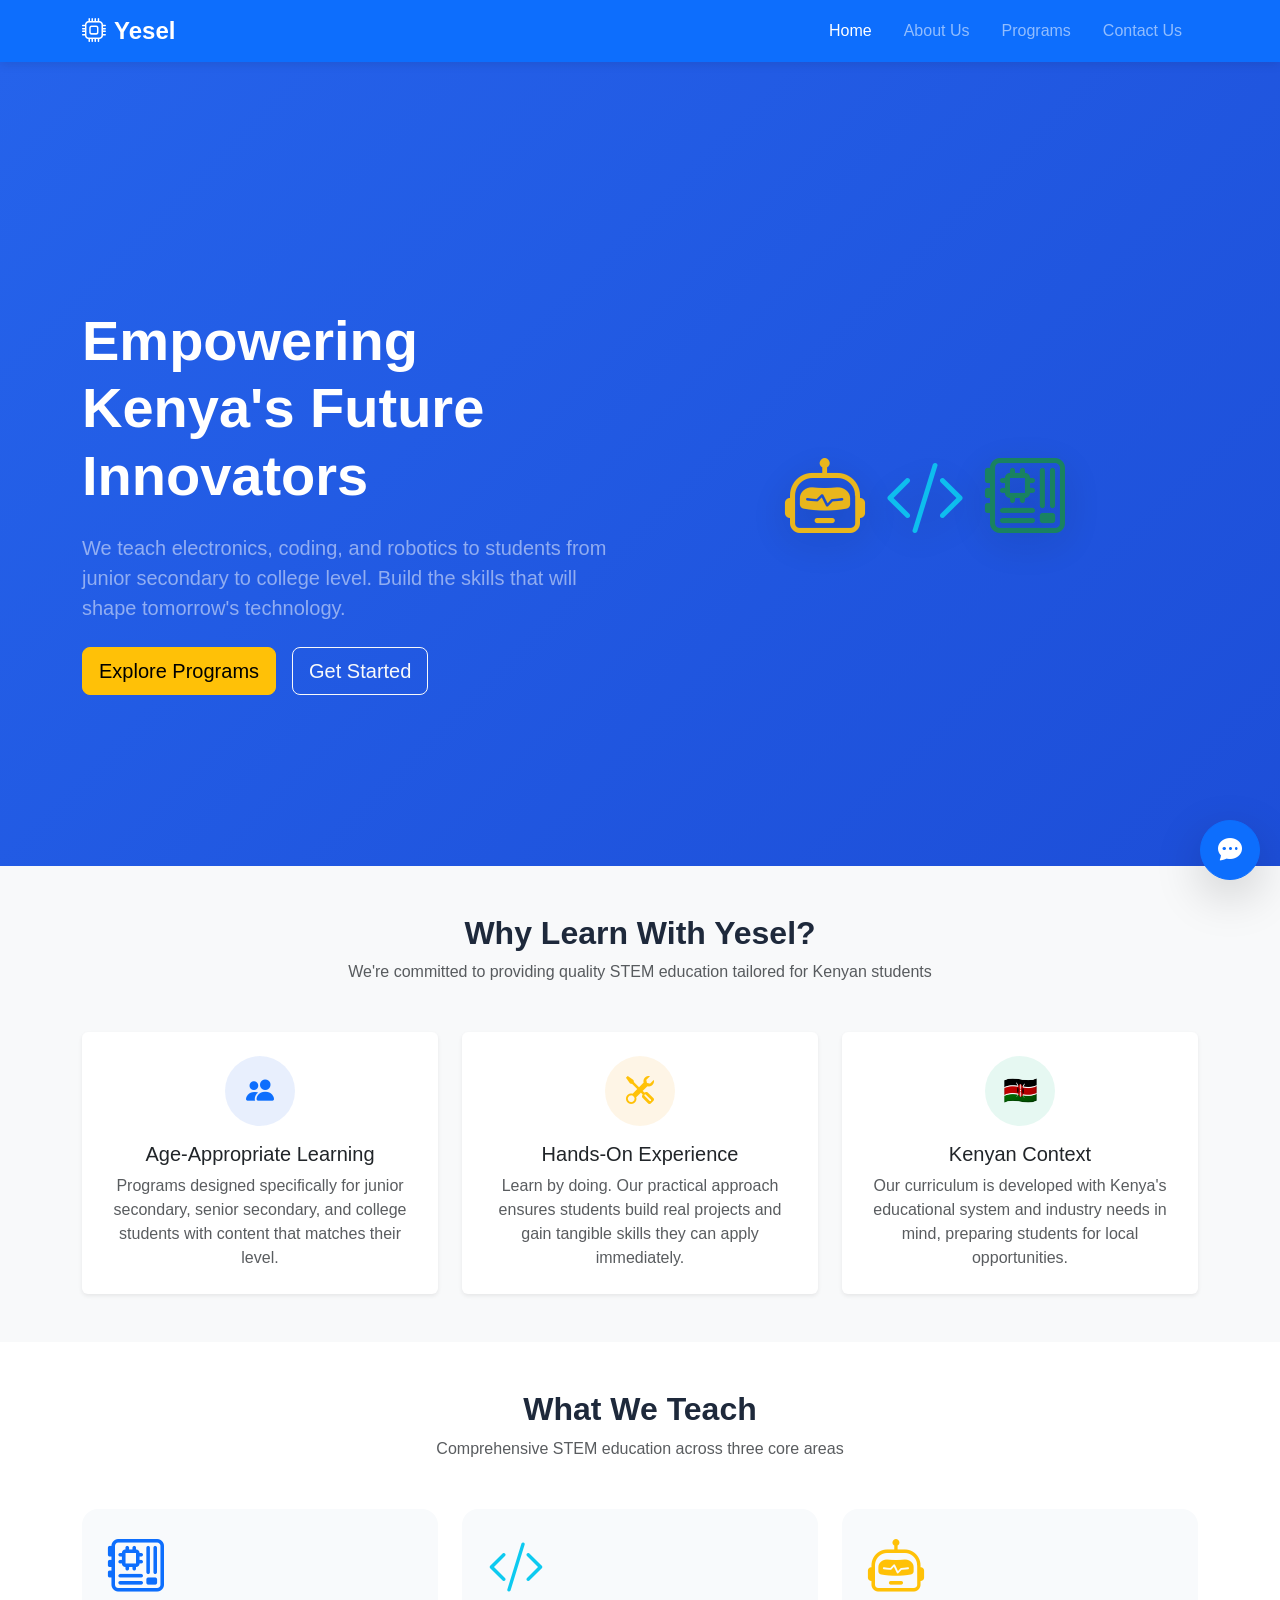
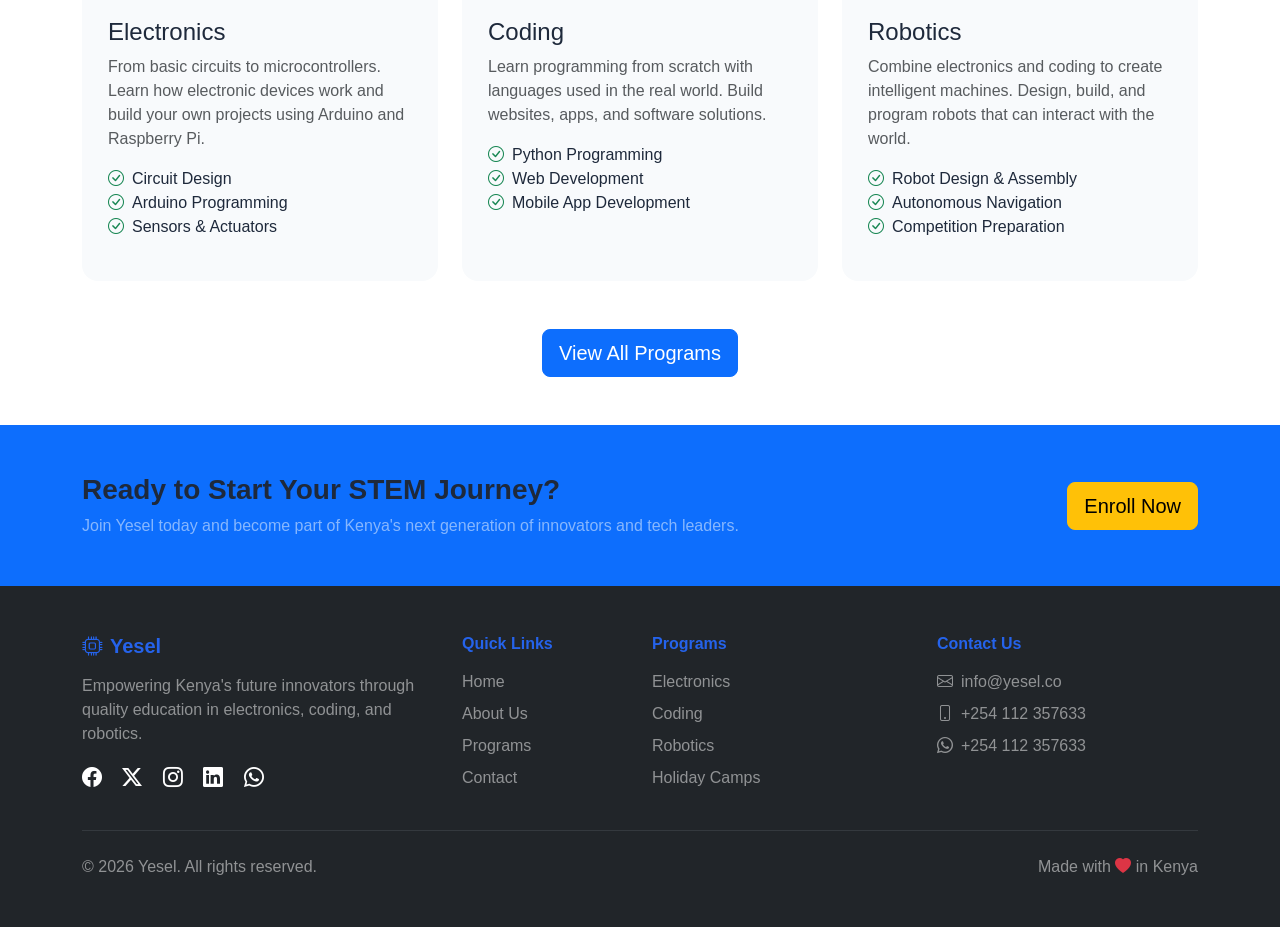
<file: index.html>
<!DOCTYPE html>
<html lang="en">

<head>
    <meta charset="UTF-8">
    <meta name="viewport" content="width=device-width, initial-scale=1.0">
    <title>Yesel - Empowering Kenya's Future Innovators</title>
    <meta name="description"
        content="Yesel teaches electronics, coding, and robotics to students across Kenya. Join us to build the skills of tomorrow.">

    <!-- Bootstrap CSS -->
    <link href="https://cdn.jsdelivr.net/npm/bootstrap@5.3.2/dist/css/bootstrap.min.css" rel="stylesheet">
    <!-- Bootstrap Icons -->
    <link href="https://cdn.jsdelivr.net/npm/bootstrap-icons@1.11.1/font/bootstrap-icons.css" rel="stylesheet">
    <!-- Custom CSS -->
    <link href="css/styles.css" rel="stylesheet">
</head>

<body>
    <!-- Navigation -->
    <nav class="navbar navbar-expand-lg navbar-dark bg-primary fixed-top">
        <div class="container">
            <a class="navbar-brand fw-bold" href="index.html">
                <i class="bi bi-cpu me-2"></i>Yesel
            </a>
            <button class="navbar-toggler" type="button" data-bs-toggle="collapse" data-bs-target="#navbarNav">
                <span class="navbar-toggler-icon"></span>
            </button>
            <div class="collapse navbar-collapse" id="navbarNav">
                <ul class="navbar-nav ms-auto">
                    <li class="nav-item">
                        <a class="nav-link active" href="index.html">Home</a>
                    </li>
                    <li class="nav-item">
                        <a class="nav-link" href="about.html">About Us</a>
                    </li>
                    <li class="nav-item">
                        <a class="nav-link" href="programs.html">Programs</a>
                    </li>
                    <li class="nav-item">
                        <a class="nav-link" href="contact.html">Contact Us</a>
                    </li>
                </ul>
            </div>
        </div>
    </nav>

    <!-- Hero Section -->
    <section class="hero-section d-flex align-items-center">
        <div class="container">
            <div class="row align-items-center">
                <div class="col-lg-6">
                    <h1 class="display-4 fw-bold text-white mb-4">Empowering Kenya's Future Innovators</h1>
                    <p class="lead text-white-50 mb-4">We teach electronics, coding, and robotics to students from
                        junior secondary to college level. Build the skills that will shape tomorrow's technology.</p>
                    <div class="d-flex gap-3 flex-wrap">
                        <a href="programs.html" class="btn btn-warning btn-lg">Explore Programs</a>
                        <a href="contact.html" class="btn btn-outline-light btn-lg">Get Started</a>
                    </div>
                </div>
                <div class="col-lg-6 d-none d-lg-block">
                    <div class="hero-illustration text-center">
                        <i class="bi bi-robot display-1 text-warning"></i>
                        <i class="bi bi-code-slash display-1 text-info ms-3"></i>
                        <i class="bi bi-motherboard display-1 text-success ms-3"></i>
                    </div>
                </div>
            </div>
        </div>
    </section>

    <!-- Features Section -->
    <section class="py-5 bg-light">
        <div class="container">
            <div class="text-center mb-5">
                <h2 class="fw-bold">Why Learn With Yesel?</h2>
                <p class="text-muted">We're committed to providing quality STEM education tailored for Kenyan students
                </p>
            </div>
            <div class="row g-4">
                <div class="col-md-4">
                    <div class="card h-100 border-0 shadow-sm">
                        <div class="card-body text-center p-4">
                            <div
                                class="feature-icon bg-primary-subtle rounded-circle d-inline-flex align-items-center justify-content-center mb-3">
                                <i class="bi bi-people-fill text-primary fs-3"></i>
                            </div>
                            <h5 class="card-title">Age-Appropriate Learning</h5>
                            <p class="card-text text-muted">Programs designed specifically for junior secondary, senior
                                secondary, and college students with content that matches their level.</p>
                        </div>
                    </div>
                </div>
                <div class="col-md-4">
                    <div class="card h-100 border-0 shadow-sm">
                        <div class="card-body text-center p-4">
                            <div
                                class="feature-icon bg-warning-subtle rounded-circle d-inline-flex align-items-center justify-content-center mb-3">
                                <i class="bi bi-tools text-warning fs-3"></i>
                            </div>
                            <h5 class="card-title">Hands-On Experience</h5>
                            <p class="card-text text-muted">Learn by doing. Our practical approach ensures students
                                build real projects and gain tangible skills they can apply immediately.</p>
                        </div>
                    </div>
                </div>
                <div class="col-md-4">
                    <div class="card h-100 border-0 shadow-sm">
                        <div class="card-body text-center p-4">
                            <div
                                class="feature-icon bg-success-subtle rounded-circle d-inline-flex align-items-center justify-content-center mb-3">
                                <span class="fs-3" role="img" aria-label="Kenyan flag">🇰🇪</span>
                            </div>
                            <h5 class="card-title">Kenyan Context</h5>
                            <p class="card-text text-muted">Our curriculum is developed with Kenya's educational system
                                and industry needs in mind, preparing students for local opportunities.</p>
                        </div>
                    </div>
                </div>
            </div>
        </div>
    </section>

    <!-- What We Teach Section -->
    <section class="py-5">
        <div class="container">
            <div class="text-center mb-5">
                <h2 class="fw-bold">What We Teach</h2>
                <p class="text-muted">Comprehensive STEM education across three core areas</p>
            </div>
            <div class="row g-4">
                <div class="col-lg-4">
                    <div class="teach-card p-4 rounded-4 h-100">
                        <div class="teach-icon mb-3">
                            <i class="bi bi-motherboard text-primary display-4"></i>
                        </div>
                        <h4>Electronics</h4>
                        <p class="text-muted">From basic circuits to microcontrollers. Learn how electronic devices work
                            and build your own projects using Arduino and Raspberry Pi.</p>
                        <ul class="list-unstyled">
                            <li><i class="bi bi-check-circle text-success me-2"></i>Circuit Design</li>
                            <li><i class="bi bi-check-circle text-success me-2"></i>Arduino Programming</li>
                            <li><i class="bi bi-check-circle text-success me-2"></i>Sensors & Actuators</li>
                        </ul>
                    </div>
                </div>
                <div class="col-lg-4">
                    <div class="teach-card p-4 rounded-4 h-100">
                        <div class="teach-icon mb-3">
                            <i class="bi bi-code-slash text-info display-4"></i>
                        </div>
                        <h4>Coding</h4>
                        <p class="text-muted">Learn programming from scratch with languages used in the real world.
                            Build websites, apps, and software solutions.</p>
                        <ul class="list-unstyled">
                            <li><i class="bi bi-check-circle text-success me-2"></i>Python Programming</li>
                            <li><i class="bi bi-check-circle text-success me-2"></i>Web Development</li>
                            <li><i class="bi bi-check-circle text-success me-2"></i>Mobile App Development</li>
                        </ul>
                    </div>
                </div>
                <div class="col-lg-4">
                    <div class="teach-card p-4 rounded-4 h-100">
                        <div class="teach-icon mb-3">
                            <i class="bi bi-robot text-warning display-4"></i>
                        </div>
                        <h4>Robotics</h4>
                        <p class="text-muted">Combine electronics and coding to create intelligent machines. Design,
                            build, and program robots that can interact with the world.</p>
                        <ul class="list-unstyled">
                            <li><i class="bi bi-check-circle text-success me-2"></i>Robot Design & Assembly</li>
                            <li><i class="bi bi-check-circle text-success me-2"></i>Autonomous Navigation</li>
                            <li><i class="bi bi-check-circle text-success me-2"></i>Competition Preparation</li>
                        </ul>
                    </div>
                </div>
            </div>
            <div class="text-center mt-5">
                <a href="programs.html" class="btn btn-primary btn-lg">View All Programs</a>
            </div>
        </div>
    </section>

    <!-- CTA Section -->
    <section class="py-5 bg-primary text-white">
        <div class="container">
            <div class="row align-items-center">
                <div class="col-lg-8">
                    <h3 class="fw-bold mb-2">Ready to Start Your STEM Journey?</h3>
                    <p class="mb-lg-0 text-white-50">Join Yesel today and become part of Kenya's next generation of
                        innovators and tech leaders.</p>
                </div>
                <div class="col-lg-4 text-lg-end">
                    <a href="contact.html" class="btn btn-warning btn-lg">Enroll Now</a>
                </div>
            </div>
        </div>
    </section>

    <!-- Footer -->
    <footer class="bg-dark text-white py-5">
        <div class="container">
            <div class="row g-4">
                <div class="col-lg-4">
                    <h5 class="fw-bold mb-3"><i class="bi bi-cpu me-2"></i>Yesel</h5>
                    <p class="text-white-50">Empowering Kenya's future innovators through quality education in
                        electronics, coding, and robotics.</p>
                    <div class="social-links">
                        <a href="#" class="text-white me-3"><i class="bi bi-facebook"></i></a>
                        <a href="#" class="text-white me-3"><i class="bi bi-twitter-x"></i></a>
                        <a href="#" class="text-white me-3"><i class="bi bi-instagram"></i></a>
                        <a href="#" class="text-white me-3"><i class="bi bi-linkedin"></i></a>
                        <a href="#" class="text-white"><i class="bi bi-whatsapp"></i></a>
                    </div>
                </div>
                <div class="col-lg-2">
                    <h6 class="fw-bold mb-3">Quick Links</h6>
                    <ul class="list-unstyled">
                        <li class="mb-2"><a href="index.html" class="text-white-50 text-decoration-none">Home</a></li>
                        <li class="mb-2"><a href="about.html" class="text-white-50 text-decoration-none">About Us</a>
                        </li>
                        <li class="mb-2"><a href="programs.html" class="text-white-50 text-decoration-none">Programs</a>
                        </li>
                        <li class="mb-2"><a href="contact.html" class="text-white-50 text-decoration-none">Contact</a>
                        </li>
                    </ul>
                </div>
                <div class="col-lg-3">
                    <h6 class="fw-bold mb-3">Programs</h6>
                    <ul class="list-unstyled">
                        <li class="mb-2"><a href="programs.html"
                                class="text-white-50 text-decoration-none">Electronics</a></li>
                        <li class="mb-2"><a href="programs.html" class="text-white-50 text-decoration-none">Coding</a>
                        </li>
                        <li class="mb-2"><a href="programs.html" class="text-white-50 text-decoration-none">Robotics</a>
                        </li>
                        <li class="mb-2"><a href="programs.html" class="text-white-50 text-decoration-none">Holiday
                                Camps</a></li>
                    </ul>
                </div>
                <div class="col-lg-3">
                    <h6 class="fw-bold mb-3">Contact Us</h6>
                    <ul class="list-unstyled text-white-50">
                        <li class="mb-2"><i class="bi bi-envelope me-2"></i>info@yesel.co</li>
                        <li class="mb-2"><i class="bi bi-phone me-2"></i>+254 112 357633</li>
                        <li class="mb-2"><i class="bi bi-whatsapp me-2"></i>+254 112 357633</li>
                    </ul>
                </div>
            </div>
            <hr class="my-4 border-secondary">
            <div class="row">
                <div class="col-md-6">
                    <p class="text-white-50 mb-0">&copy; 2026 Yesel. All rights reserved.</p>
                </div>
                <div class="col-md-6 text-md-end">
                    <p class="text-white-50 mb-0">Made with <i class="bi bi-heart-fill text-danger"></i> in Kenya</p>
                </div>
            </div>
        </div>
    </footer>

    <!-- Chatbot -->
    <div id="chatbot-container">
        <button id="chatbot-toggle" class="btn btn-primary rounded-circle shadow-lg">
            <i class="bi bi-chat-dots-fill fs-4"></i>
        </button>
        <div id="chatbot-window" class="d-none">
            <div class="chatbot-header bg-primary text-white p-3 rounded-top">
                <div class="d-flex justify-content-between align-items-center">
                    <div>
                        <h6 class="mb-0"><i class="bi bi-robot me-2"></i>Yesel Assistant</h6>
                        <small class="text-white-50">Ask me anything!</small>
                    </div>
                    <button id="chatbot-close" class="btn btn-link text-white p-0">
                        <i class="bi bi-x-lg"></i>
                    </button>
                </div>
            </div>
            <div id="chatbot-messages" class="p-3">
                <div class="bot-message mb-3">
                    <div class="message-bubble bg-light p-3 rounded">
                        <p class="mb-0">Jambo! 👋 I'm the Yesel Assistant. How can I help you today? You can ask me
                            about:</p>
                        <ul class="mb-0 mt-2">
                            <li>Our programs</li>
                            <li>Enrollment process</li>
                            <li>Schedules & timing</li>
                            <li>Requirements & materials</li>
                        </ul>
                    </div>
                </div>
            </div>
            <div class="chatbot-input p-3 border-top">
                <div class="input-group">
                    <input type="text" id="chatbot-input" class="form-control" placeholder="Type your question...">
                    <button id="chatbot-send" class="btn btn-primary">
                        <i class="bi bi-send-fill"></i>
                    </button>
                </div>
                <div class="quick-questions mt-2">
                    <small class="text-muted">Quick questions:</small>
                    <div class="d-flex flex-wrap gap-1 mt-1">
                        <button class="btn btn-outline-secondary btn-sm quick-q">Programs offered?</button>
                        <button class="btn btn-outline-secondary btn-sm quick-q">How to enroll?</button>
                        <button class="btn btn-outline-secondary btn-sm quick-q">Class schedule?</button>
                    </div>
                </div>
            </div>
        </div>
    </div>

    <!-- Bootstrap JS -->
    <script src="https://cdn.jsdelivr.net/npm/bootstrap@5.3.2/dist/js/bootstrap.bundle.min.js"></script>
    <!-- Custom JS -->
    <script src="js/main.js"></script>
</body>

</html>
</file>
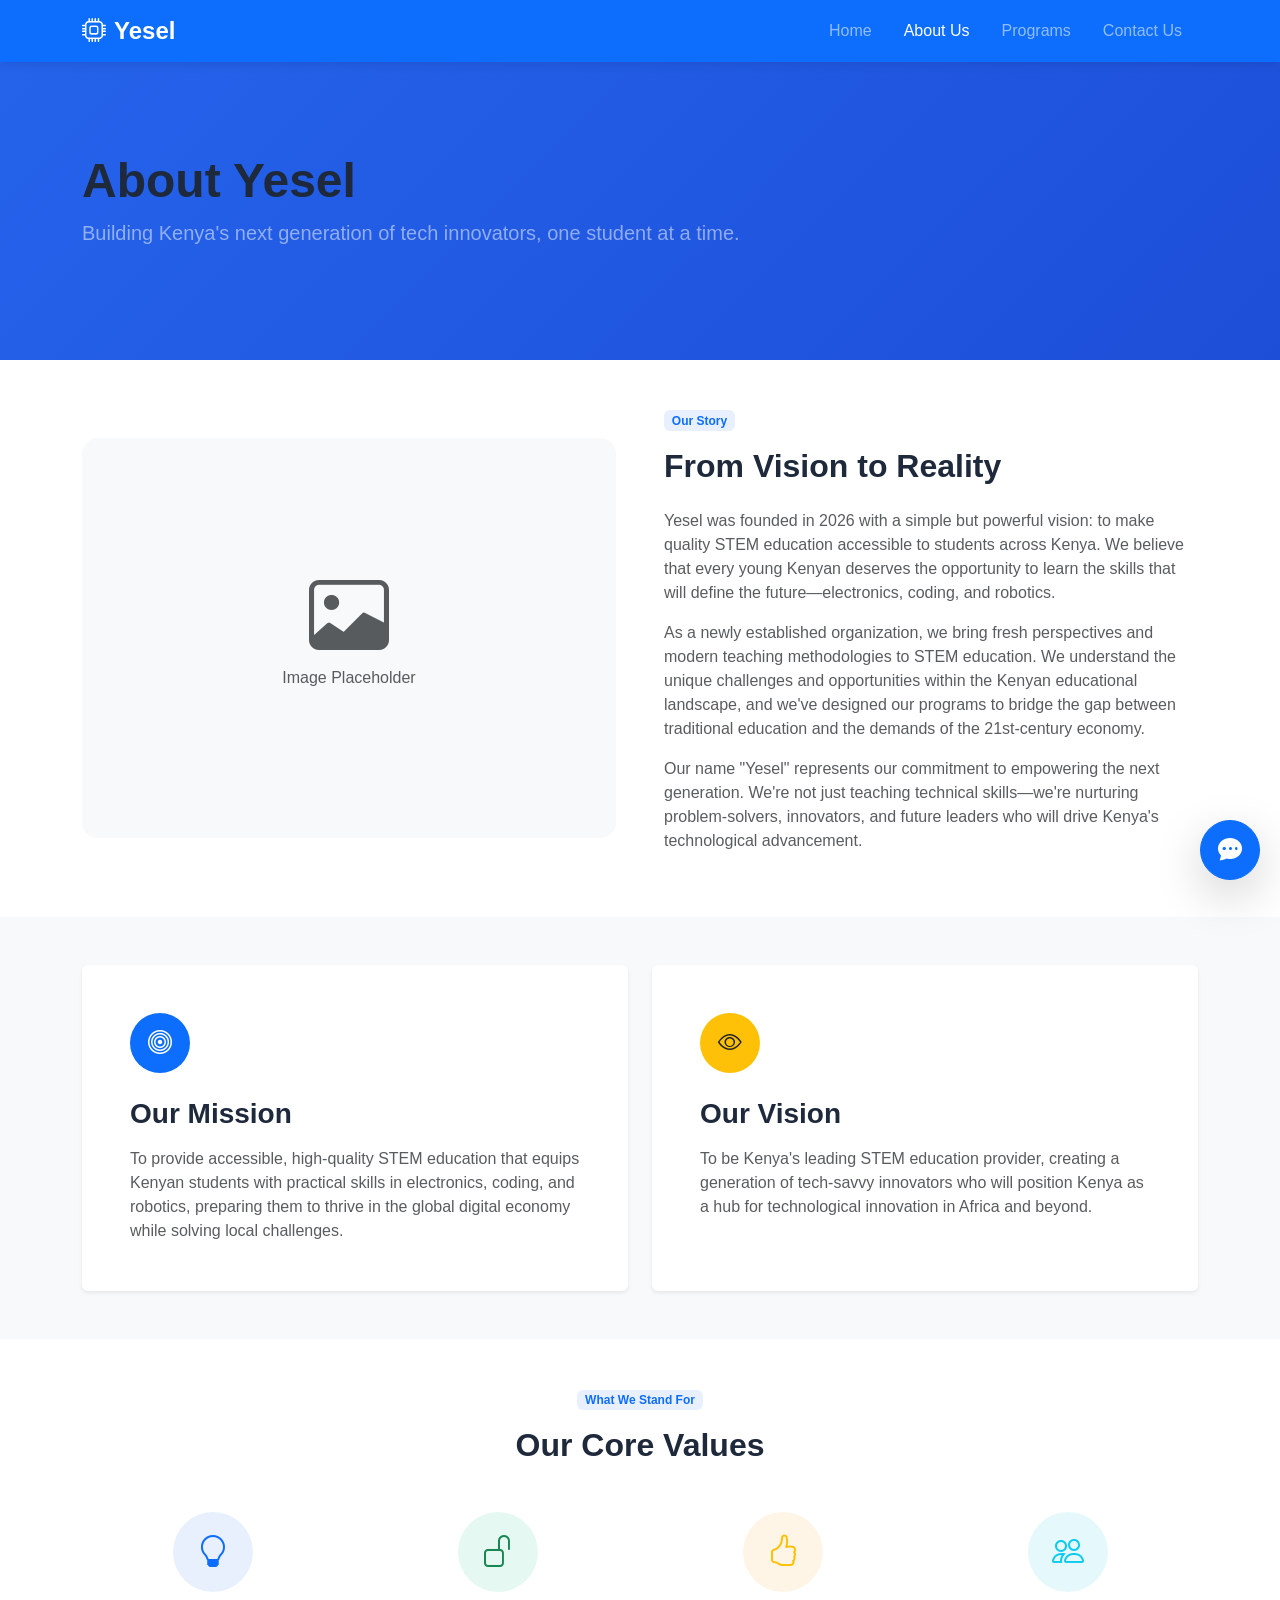
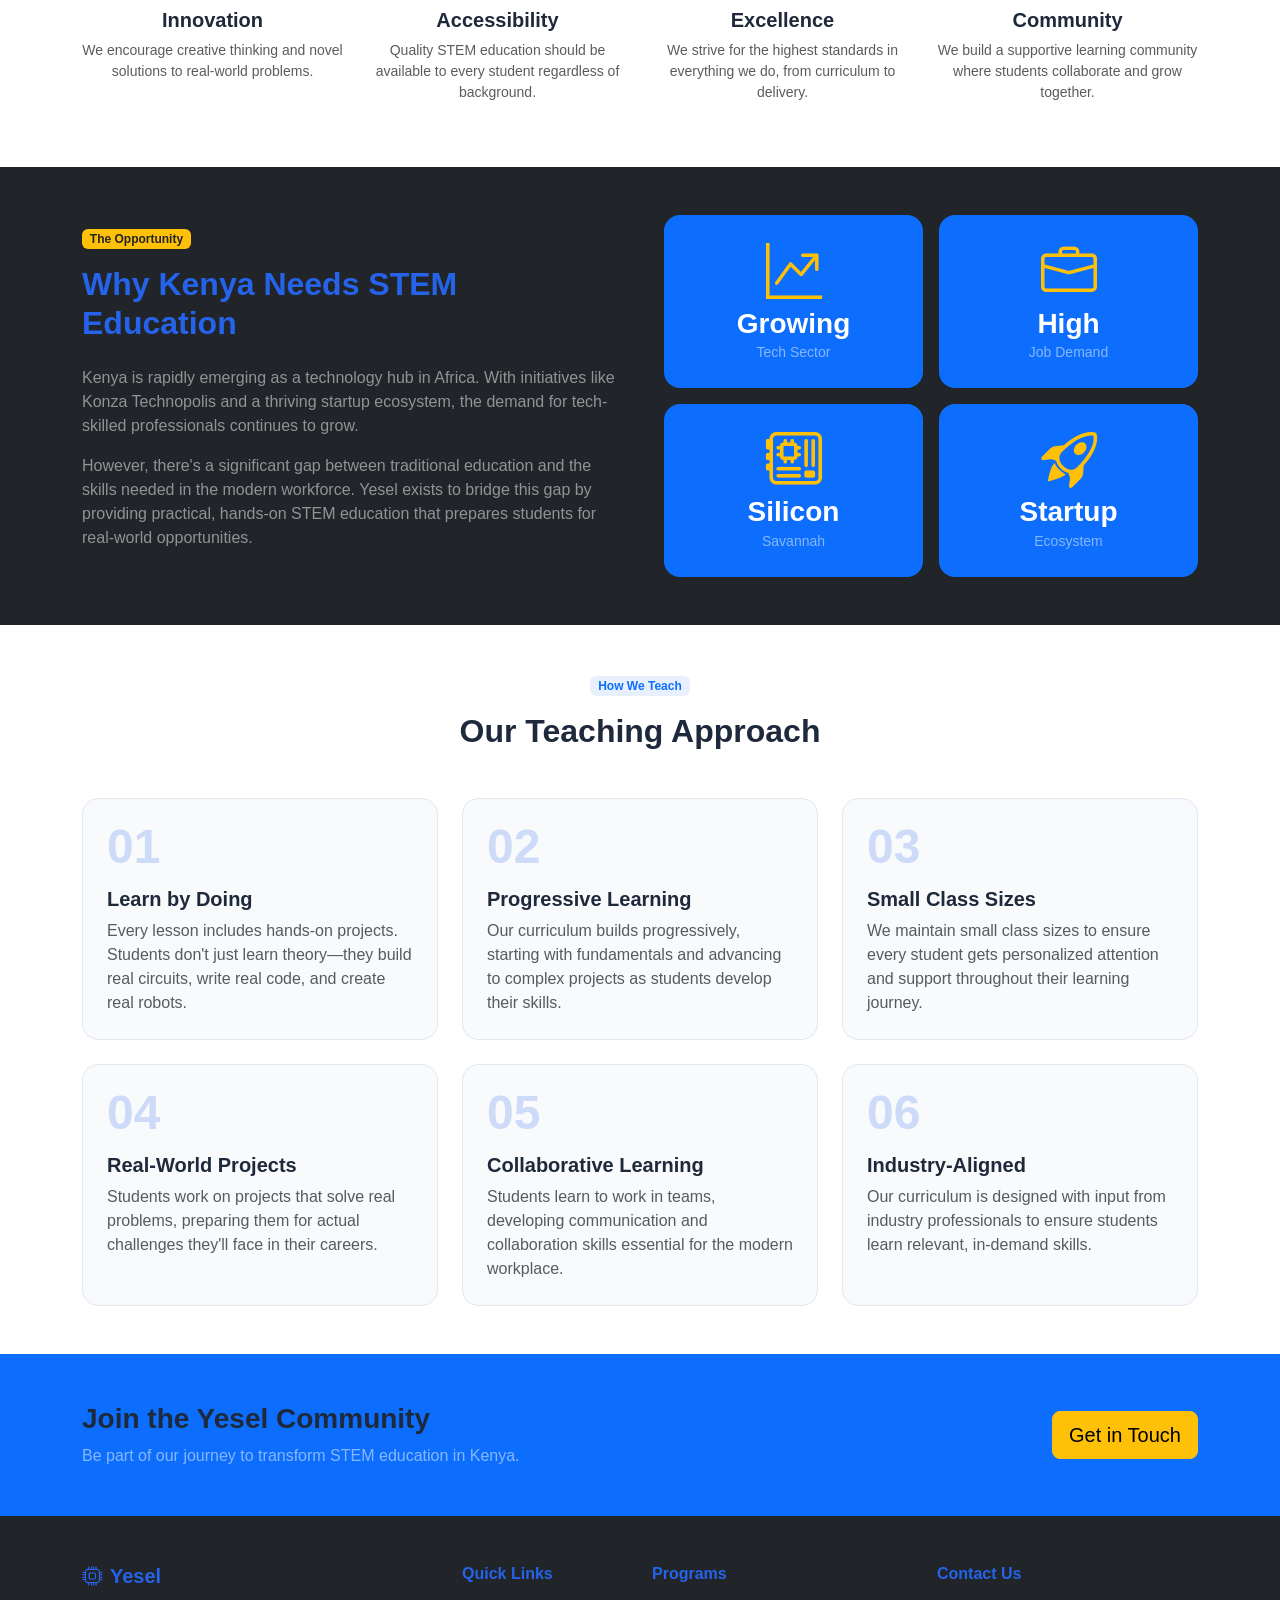
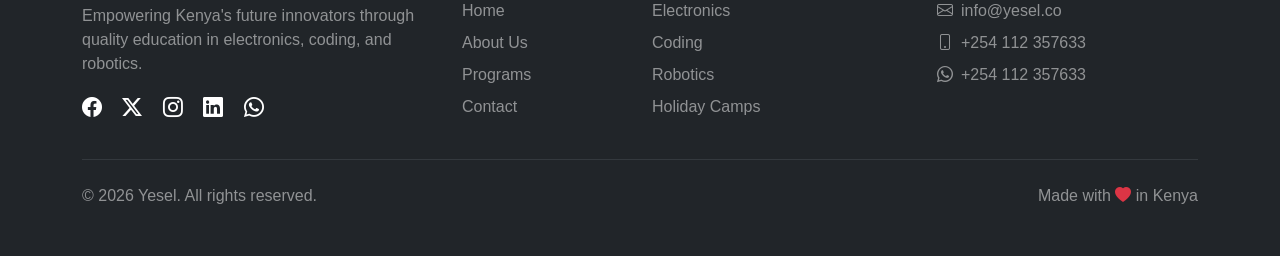
<file: about.html>
<!DOCTYPE html>
<html lang="en">

<head>
    <meta charset="UTF-8">
    <meta name="viewport" content="width=device-width, initial-scale=1.0">
    <title>About Us - Yesel</title>
    <meta name="description"
        content="Learn about Yesel's mission to empower Kenyan students through electronics, coding, and robotics education.">

    <!-- Bootstrap CSS -->
    <link href="https://cdn.jsdelivr.net/npm/bootstrap@5.3.2/dist/css/bootstrap.min.css" rel="stylesheet">
    <!-- Bootstrap Icons -->
    <link href="https://cdn.jsdelivr.net/npm/bootstrap-icons@1.11.1/font/bootstrap-icons.css" rel="stylesheet">
    <!-- Custom CSS -->
    <link href="css/styles.css" rel="stylesheet">
</head>

<body>
    <!-- Navigation -->
    <nav class="navbar navbar-expand-lg navbar-dark bg-primary fixed-top">
        <div class="container">
            <a class="navbar-brand fw-bold" href="index.html">
                <i class="bi bi-cpu me-2"></i>Yesel
            </a>
            <button class="navbar-toggler" type="button" data-bs-toggle="collapse" data-bs-target="#navbarNav">
                <span class="navbar-toggler-icon"></span>
            </button>
            <div class="collapse navbar-collapse" id="navbarNav">
                <ul class="navbar-nav ms-auto">
                    <li class="nav-item">
                        <a class="nav-link" href="index.html">Home</a>
                    </li>
                    <li class="nav-item">
                        <a class="nav-link active" href="about.html">About Us</a>
                    </li>
                    <li class="nav-item">
                        <a class="nav-link" href="programs.html">Programs</a>
                    </li>
                    <li class="nav-item">
                        <a class="nav-link" href="contact.html">Contact Us</a>
                    </li>
                </ul>
            </div>
        </div>
    </nav>

    <!-- Page Header -->
    <section class="page-header bg-primary text-white py-5">
        <div class="container">
            <div class="row align-items-center py-5">
                <div class="col-lg-8">
                    <h1 class="display-5 fw-bold">About Yesel</h1>
                    <p class="lead text-white-50">Building Kenya's next generation of tech innovators, one student at a
                        time.</p>
                </div>
            </div>
        </div>
    </section>

    <!-- Our Story -->
    <section class="py-5">
        <div class="container">
            <div class="row align-items-center g-5">
                <div class="col-lg-6">
                    <div class="about-image-placeholder bg-light rounded-4 d-flex align-items-center justify-content-center"
                        style="height: 400px;">
                        <div class="text-center text-muted">
                            <i class="bi bi-image display-1"></i>
                            <p>Image Placeholder</p>
                        </div>
                    </div>
                </div>
                <div class="col-lg-6">
                    <span class="badge bg-primary-subtle text-primary mb-3">Our Story</span>
                    <h2 class="fw-bold mb-4">From Vision to Reality</h2>
                    <p class="text-muted">Yesel was founded in 2026 with a simple but powerful vision: to make quality
                        STEM education accessible to students across Kenya. We believe that every young Kenyan deserves
                        the opportunity to learn the skills that will define the future—electronics, coding, and
                        robotics.</p>
                    <p class="text-muted">As a newly established organization, we bring fresh perspectives and modern
                        teaching methodologies to STEM education. We understand the unique challenges and opportunities
                        within the Kenyan educational landscape, and we've designed our programs to bridge the gap
                        between traditional education and the demands of the 21st-century economy.</p>
                    <p class="text-muted">Our name "Yesel" represents our commitment to empowering the next generation.
                        We're not just teaching technical skills—we're nurturing problem-solvers, innovators, and future
                        leaders who will drive Kenya's technological advancement.</p>
                </div>
            </div>
        </div>
    </section>

    <!-- Mission & Vision -->
    <section class="py-5 bg-light">
        <div class="container">
            <div class="row g-4">
                <div class="col-lg-6">
                    <div class="card h-100 border-0 shadow-sm">
                        <div class="card-body p-5">
                            <div class="icon-box bg-primary text-white rounded-circle d-inline-flex align-items-center justify-content-center mb-4"
                                style="width: 60px; height: 60px;">
                                <i class="bi bi-bullseye fs-4"></i>
                            </div>
                            <h3 class="fw-bold mb-3">Our Mission</h3>
                            <p class="text-muted mb-0">To provide accessible, high-quality STEM education that equips
                                Kenyan students with practical skills in electronics, coding, and robotics, preparing
                                them to thrive in the global digital economy while solving local challenges.</p>
                        </div>
                    </div>
                </div>
                <div class="col-lg-6">
                    <div class="card h-100 border-0 shadow-sm">
                        <div class="card-body p-5">
                            <div class="icon-box bg-warning text-dark rounded-circle d-inline-flex align-items-center justify-content-center mb-4"
                                style="width: 60px; height: 60px;">
                                <i class="bi bi-eye fs-4"></i>
                            </div>
                            <h3 class="fw-bold mb-3">Our Vision</h3>
                            <p class="text-muted mb-0">To be Kenya's leading STEM education provider, creating a
                                generation of tech-savvy innovators who will position Kenya as a hub for technological
                                innovation in Africa and beyond.</p>
                        </div>
                    </div>
                </div>
            </div>
        </div>
    </section>

    <!-- Our Values -->
    <section class="py-5">
        <div class="container">
            <div class="text-center mb-5">
                <span class="badge bg-primary-subtle text-primary mb-3">What We Stand For</span>
                <h2 class="fw-bold">Our Core Values</h2>
            </div>
            <div class="row g-4">
                <div class="col-md-6 col-lg-3">
                    <div class="text-center">
                        <div class="value-icon bg-primary-subtle rounded-circle d-inline-flex align-items-center justify-content-center mb-3"
                            style="width: 80px; height: 80px;">
                            <i class="bi bi-lightbulb text-primary fs-2"></i>
                        </div>
                        <h5 class="fw-bold">Innovation</h5>
                        <p class="text-muted small">We encourage creative thinking and novel solutions to real-world
                            problems.</p>
                    </div>
                </div>
                <div class="col-md-6 col-lg-3">
                    <div class="text-center">
                        <div class="value-icon bg-success-subtle rounded-circle d-inline-flex align-items-center justify-content-center mb-3"
                            style="width: 80px; height: 80px;">
                            <i class="bi bi-unlock text-success fs-2"></i>
                        </div>
                        <h5 class="fw-bold">Accessibility</h5>
                        <p class="text-muted small">Quality STEM education should be available to every student
                            regardless of background.</p>
                    </div>
                </div>
                <div class="col-md-6 col-lg-3">
                    <div class="text-center">
                        <div class="value-icon bg-warning-subtle rounded-circle d-inline-flex align-items-center justify-content-center mb-3"
                            style="width: 80px; height: 80px;">
                            <i class="bi bi-hand-thumbs-up text-warning fs-2"></i>
                        </div>
                        <h5 class="fw-bold">Excellence</h5>
                        <p class="text-muted small">We strive for the highest standards in everything we do, from
                            curriculum to delivery.</p>
                    </div>
                </div>
                <div class="col-md-6 col-lg-3">
                    <div class="text-center">
                        <div class="value-icon bg-info-subtle rounded-circle d-inline-flex align-items-center justify-content-center mb-3"
                            style="width: 80px; height: 80px;">
                            <i class="bi bi-people text-info fs-2"></i>
                        </div>
                        <h5 class="fw-bold">Community</h5>
                        <p class="text-muted small">We build a supportive learning community where students collaborate
                            and grow together.</p>
                    </div>
                </div>
            </div>
        </div>
    </section>

    <!-- Why Kenya Needs STEM -->
    <section class="py-5 bg-dark text-white">
        <div class="container">
            <div class="row align-items-center g-5">
                <div class="col-lg-6">
                    <span class="badge bg-warning text-dark mb-3">The Opportunity</span>
                    <h2 class="fw-bold mb-4">Why Kenya Needs STEM Education</h2>
                    <p class="text-white-50">Kenya is rapidly emerging as a technology hub in Africa. With initiatives
                        like Konza Technopolis and a thriving startup ecosystem, the demand for tech-skilled
                        professionals continues to grow.</p>
                    <p class="text-white-50">However, there's a significant gap between traditional education and the
                        skills needed in the modern workforce. Yesel exists to bridge this gap by providing practical,
                        hands-on STEM education that prepares students for real-world opportunities.</p>
                </div>
                <div class="col-lg-6">
                    <div class="row g-3">
                        <div class="col-6">
                            <div class="stat-card bg-primary p-4 rounded-4 text-center">
                                <i class="bi bi-graph-up-arrow display-4 text-warning mb-2"></i>
                                <h3 class="fw-bold mb-0">Growing</h3>
                                <small class="text-white-50">Tech Sector</small>
                            </div>
                        </div>
                        <div class="col-6">
                            <div class="stat-card bg-primary p-4 rounded-4 text-center">
                                <i class="bi bi-briefcase display-4 text-warning mb-2"></i>
                                <h3 class="fw-bold mb-0">High</h3>
                                <small class="text-white-50">Job Demand</small>
                            </div>
                        </div>
                        <div class="col-6">
                            <div class="stat-card bg-primary p-4 rounded-4 text-center">
                                <i class="bi bi-motherboard display-4 text-warning mb-2"></i>
                                <h3 class="fw-bold mb-0">Silicon</h3>
                                <small class="text-white-50">Savannah</small>
                            </div>
                        </div>
                        <div class="col-6">
                            <div class="stat-card bg-primary p-4 rounded-4 text-center">
                                <i class="bi bi-rocket-takeoff display-4 text-warning mb-2"></i>
                                <h3 class="fw-bold mb-0">Startup</h3>
                                <small class="text-white-50">Ecosystem</small>
                            </div>
                        </div>
                    </div>
                </div>
            </div>
        </div>
    </section>

    <!-- Our Approach -->
    <section class="py-5">
        <div class="container">
            <div class="text-center mb-5">
                <span class="badge bg-primary-subtle text-primary mb-3">How We Teach</span>
                <h2 class="fw-bold">Our Teaching Approach</h2>
            </div>
            <div class="row g-4">
                <div class="col-md-6 col-lg-4">
                    <div class="approach-card p-4 rounded-4 h-100">
                        <span class="approach-number">01</span>
                        <h5 class="fw-bold mt-3">Learn by Doing</h5>
                        <p class="text-muted mb-0">Every lesson includes hands-on projects. Students don't just learn
                            theory—they build real circuits, write real code, and create real robots.</p>
                    </div>
                </div>
                <div class="col-md-6 col-lg-4">
                    <div class="approach-card p-4 rounded-4 h-100">
                        <span class="approach-number">02</span>
                        <h5 class="fw-bold mt-3">Progressive Learning</h5>
                        <p class="text-muted mb-0">Our curriculum builds progressively, starting with fundamentals and
                            advancing to complex projects as students develop their skills.</p>
                    </div>
                </div>
                <div class="col-md-6 col-lg-4">
                    <div class="approach-card p-4 rounded-4 h-100">
                        <span class="approach-number">03</span>
                        <h5 class="fw-bold mt-3">Small Class Sizes</h5>
                        <p class="text-muted mb-0">We maintain small class sizes to ensure every student gets
                            personalized attention and support throughout their learning journey.</p>
                    </div>
                </div>
                <div class="col-md-6 col-lg-4">
                    <div class="approach-card p-4 rounded-4 h-100">
                        <span class="approach-number">04</span>
                        <h5 class="fw-bold mt-3">Real-World Projects</h5>
                        <p class="text-muted mb-0">Students work on projects that solve real problems, preparing them
                            for actual challenges they'll face in their careers.</p>
                    </div>
                </div>
                <div class="col-md-6 col-lg-4">
                    <div class="approach-card p-4 rounded-4 h-100">
                        <span class="approach-number">05</span>
                        <h5 class="fw-bold mt-3">Collaborative Learning</h5>
                        <p class="text-muted mb-0">Students learn to work in teams, developing communication and
                            collaboration skills essential for the modern workplace.</p>
                    </div>
                </div>
                <div class="col-md-6 col-lg-4">
                    <div class="approach-card p-4 rounded-4 h-100">
                        <span class="approach-number">06</span>
                        <h5 class="fw-bold mt-3">Industry-Aligned</h5>
                        <p class="text-muted mb-0">Our curriculum is designed with input from industry professionals to
                            ensure students learn relevant, in-demand skills.</p>
                    </div>
                </div>
            </div>
        </div>
    </section>

    <!-- CTA Section -->
    <section class="py-5 bg-primary text-white">
        <div class="container">
            <div class="row align-items-center">
                <div class="col-lg-8">
                    <h3 class="fw-bold mb-2">Join the Yesel Community</h3>
                    <p class="mb-lg-0 text-white-50">Be part of our journey to transform STEM education in Kenya.</p>
                </div>
                <div class="col-lg-4 text-lg-end">
                    <a href="contact.html" class="btn btn-warning btn-lg">Get in Touch</a>
                </div>
            </div>
        </div>
    </section>

    <!-- Footer -->
    <footer class="bg-dark text-white py-5">
        <div class="container">
            <div class="row g-4">
                <div class="col-lg-4">
                    <h5 class="fw-bold mb-3"><i class="bi bi-cpu me-2"></i>Yesel</h5>
                    <p class="text-white-50">Empowering Kenya's future innovators through quality education in
                        electronics, coding, and robotics.</p>
                    <div class="social-links">
                        <a href="#" class="text-white me-3"><i class="bi bi-facebook"></i></a>
                        <a href="#" class="text-white me-3"><i class="bi bi-twitter-x"></i></a>
                        <a href="#" class="text-white me-3"><i class="bi bi-instagram"></i></a>
                        <a href="#" class="text-white me-3"><i class="bi bi-linkedin"></i></a>
                        <a href="#" class="text-white"><i class="bi bi-whatsapp"></i></a>
                    </div>
                </div>
                <div class="col-lg-2">
                    <h6 class="fw-bold mb-3">Quick Links</h6>
                    <ul class="list-unstyled">
                        <li class="mb-2"><a href="index.html" class="text-white-50 text-decoration-none">Home</a></li>
                        <li class="mb-2"><a href="about.html" class="text-white-50 text-decoration-none">About Us</a>
                        </li>
                        <li class="mb-2"><a href="programs.html" class="text-white-50 text-decoration-none">Programs</a>
                        </li>
                        <li class="mb-2"><a href="contact.html" class="text-white-50 text-decoration-none">Contact</a>
                        </li>
                    </ul>
                </div>
                <div class="col-lg-3">
                    <h6 class="fw-bold mb-3">Programs</h6>
                    <ul class="list-unstyled">
                        <li class="mb-2"><a href="programs.html"
                                class="text-white-50 text-decoration-none">Electronics</a></li>
                        <li class="mb-2"><a href="programs.html" class="text-white-50 text-decoration-none">Coding</a>
                        </li>
                        <li class="mb-2"><a href="programs.html" class="text-white-50 text-decoration-none">Robotics</a>
                        </li>
                        <li class="mb-2"><a href="programs.html" class="text-white-50 text-decoration-none">Holiday
                                Camps</a></li>
                    </ul>
                </div>
                <div class="col-lg-3">
                    <h6 class="fw-bold mb-3">Contact Us</h6>
                    <ul class="list-unstyled text-white-50">
                        <li class="mb-2"><i class="bi bi-envelope me-2"></i>info@yesel.co</li>
                        <li class="mb-2"><i class="bi bi-phone me-2"></i>+254 112 357633</li>
                        <li class="mb-2"><i class="bi bi-whatsapp me-2"></i>+254 112 357633</li>
                    </ul>
                </div>
            </div>
            <hr class="my-4 border-secondary">
            <div class="row">
                <div class="col-md-6">
                    <p class="text-white-50 mb-0">&copy; 2026 Yesel. All rights reserved.</p>
                </div>
                <div class="col-md-6 text-md-end">
                    <p class="text-white-50 mb-0">Made with <i class="bi bi-heart-fill text-danger"></i> in Kenya</p>
                </div>
            </div>
        </div>
    </footer>

    <!-- Chatbot -->
    <div id="chatbot-container">
        <button id="chatbot-toggle" class="btn btn-primary rounded-circle shadow-lg">
            <i class="bi bi-chat-dots-fill fs-4"></i>
        </button>
        <div id="chatbot-window" class="d-none">
            <div class="chatbot-header bg-primary text-white p-3 rounded-top">
                <div class="d-flex justify-content-between align-items-center">
                    <div>
                        <h6 class="mb-0"><i class="bi bi-robot me-2"></i>Yesel Assistant</h6>
                        <small class="text-white-50">Ask me anything!</small>
                    </div>
                    <button id="chatbot-close" class="btn btn-link text-white p-0">
                        <i class="bi bi-x-lg"></i>
                    </button>
                </div>
            </div>
            <div id="chatbot-messages" class="p-3">
                <div class="bot-message mb-3">
                    <div class="message-bubble bg-light p-3 rounded">
                        <p class="mb-0">Jambo! 👋 I'm the Yesel Assistant. How can I help you today? You can ask me
                            about:</p>
                        <ul class="mb-0 mt-2">
                            <li>Our programs</li>
                            <li>Enrollment process</li>
                            <li>Schedules & timing</li>
                            <li>Requirements & materials</li>
                        </ul>
                    </div>
                </div>
            </div>
            <div class="chatbot-input p-3 border-top">
                <div class="input-group">
                    <input type="text" id="chatbot-input" class="form-control" placeholder="Type your question...">
                    <button id="chatbot-send" class="btn btn-primary">
                        <i class="bi bi-send-fill"></i>
                    </button>
                </div>
                <div class="quick-questions mt-2">
                    <small class="text-muted">Quick questions:</small>
                    <div class="d-flex flex-wrap gap-1 mt-1">
                        <button class="btn btn-outline-secondary btn-sm quick-q">Programs offered?</button>
                        <button class="btn btn-outline-secondary btn-sm quick-q">How to enroll?</button>
                        <button class="btn btn-outline-secondary btn-sm quick-q">Class schedule?</button>
                    </div>
                </div>
            </div>
        </div>
    </div>

    <!-- Bootstrap JS -->
    <script src="https://cdn.jsdelivr.net/npm/bootstrap@5.3.2/dist/js/bootstrap.bundle.min.js"></script>
    <!-- Custom JS -->
    <script src="js/main.js"></script>
</body>

</html>
</file>
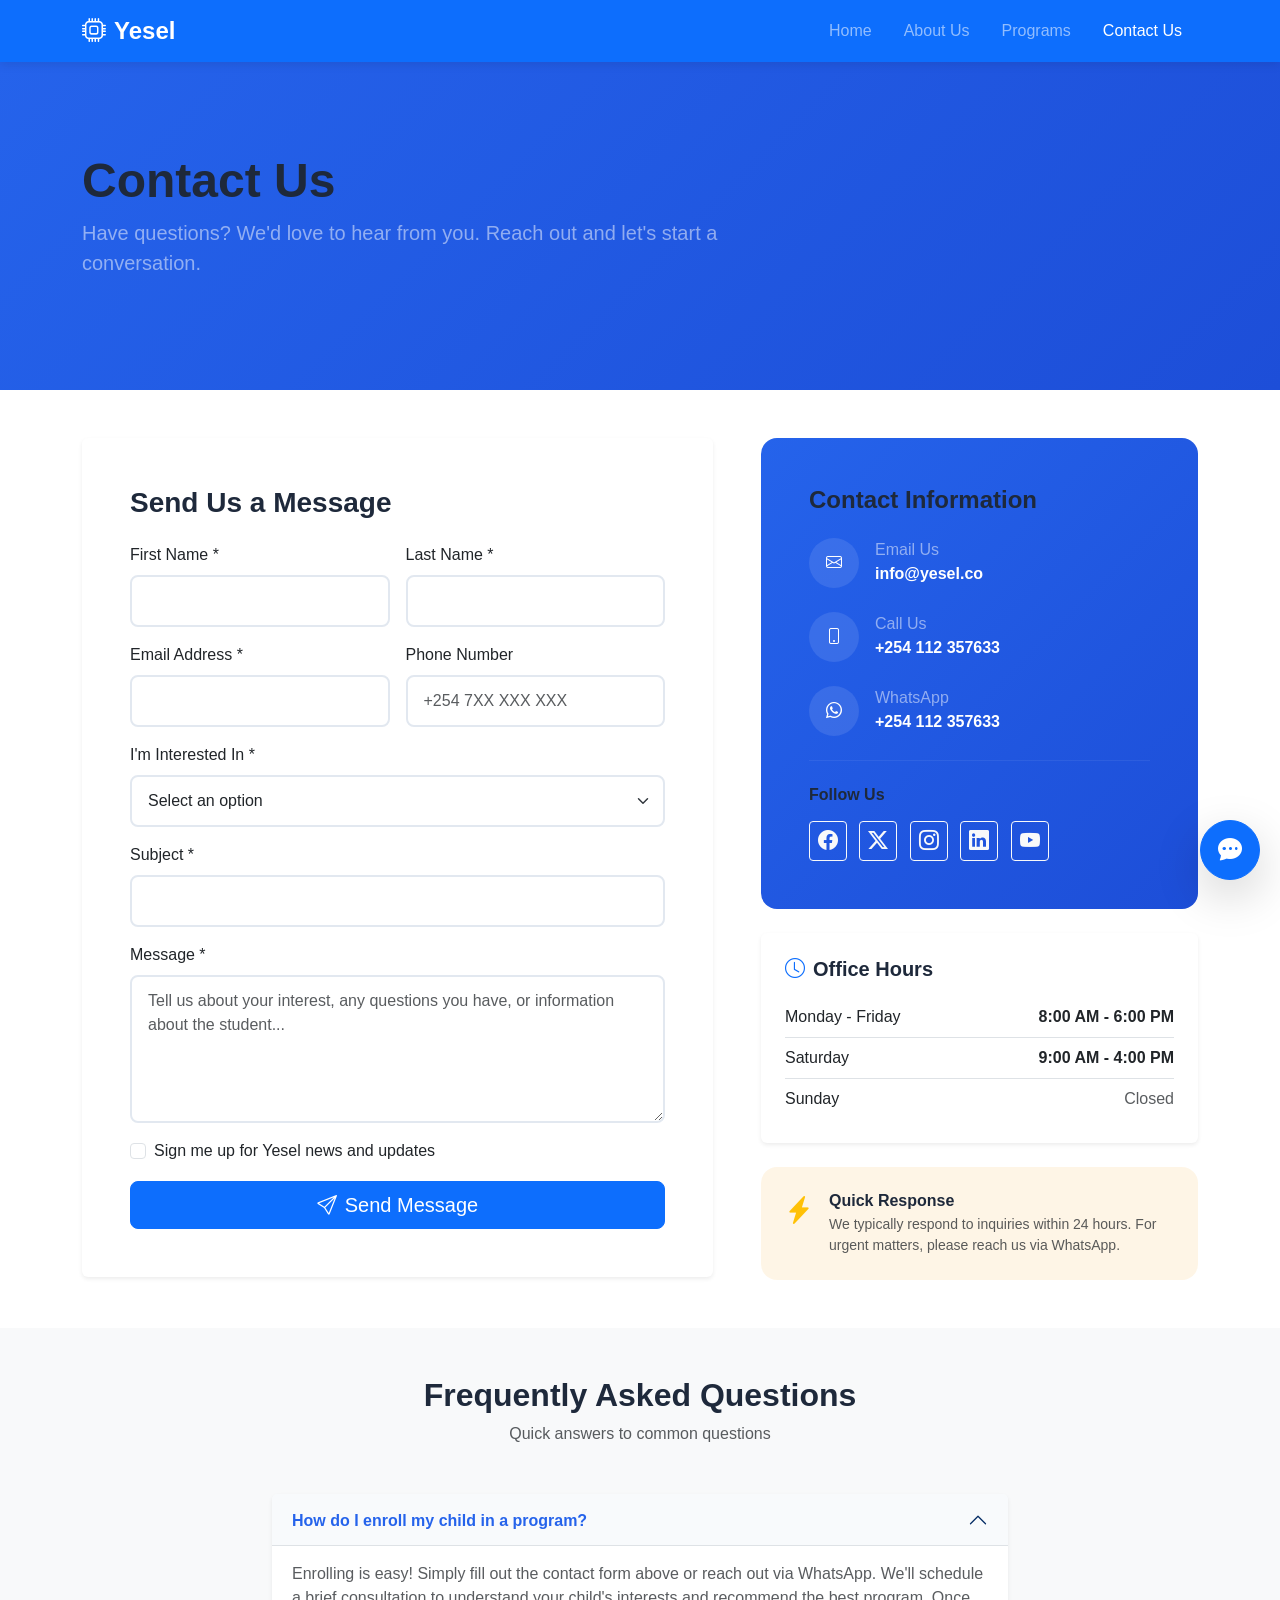
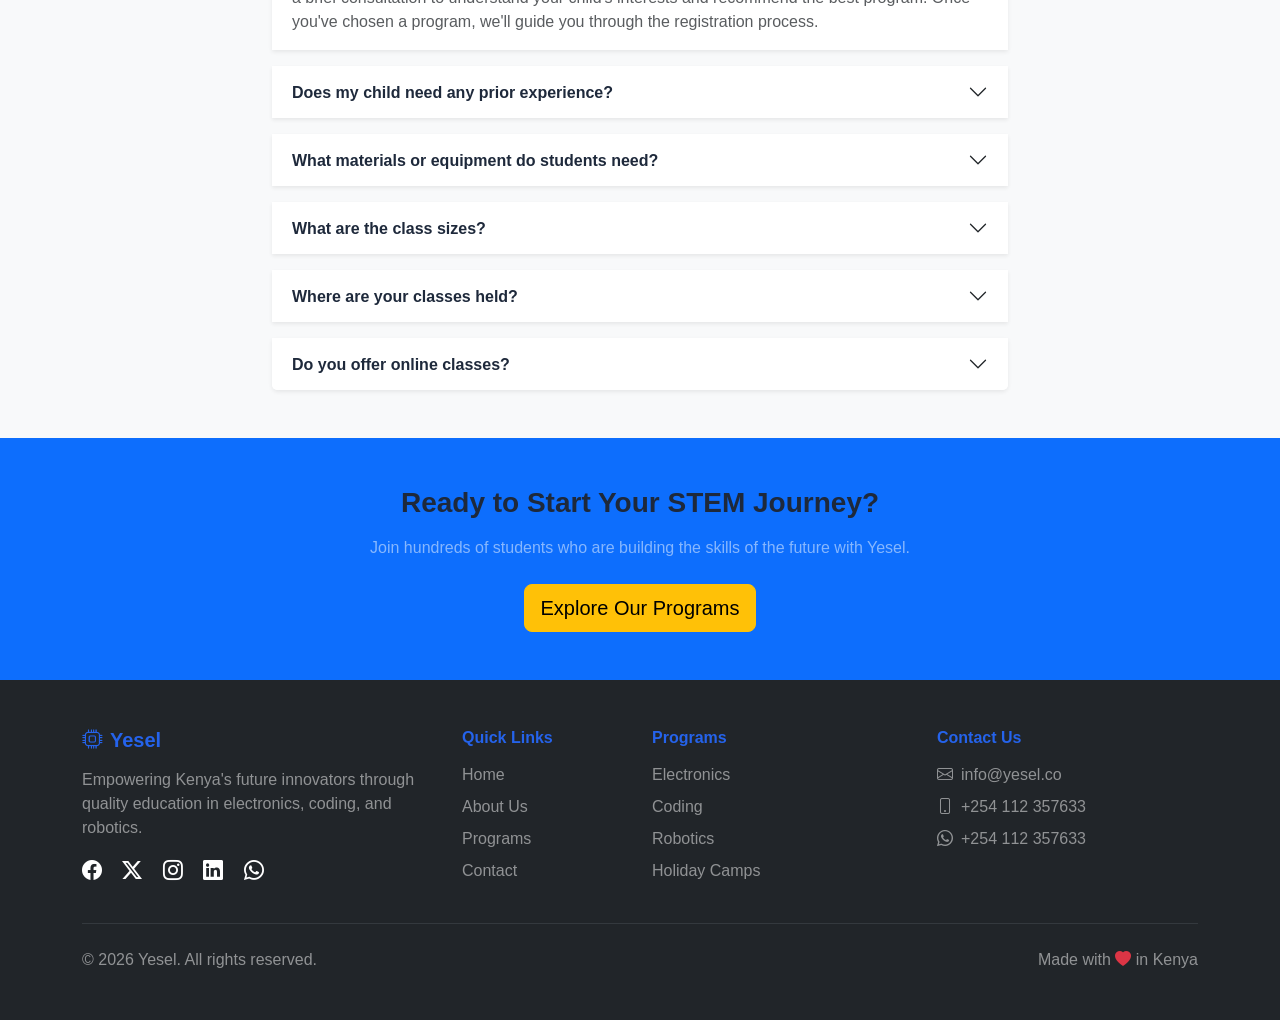
<file: contact.html>
<!DOCTYPE html>
<html lang="en">

<head>
    <meta charset="UTF-8">
    <meta name="viewport" content="width=device-width, initial-scale=1.0">
    <title>Contact Us - Yesel</title>
    <meta name="description"
        content="Get in touch with Yesel. We're here to answer your questions about our electronics, coding, and robotics programs in Kenya.">

    <!-- Bootstrap CSS -->
    <link href="https://cdn.jsdelivr.net/npm/bootstrap@5.3.2/dist/css/bootstrap.min.css" rel="stylesheet">
    <!-- Bootstrap Icons -->
    <link href="https://cdn.jsdelivr.net/npm/bootstrap-icons@1.11.1/font/bootstrap-icons.css" rel="stylesheet">
    <!-- Custom CSS -->
    <link href="css/styles.css" rel="stylesheet">
</head>

<body>
    <!-- Navigation -->
    <nav class="navbar navbar-expand-lg navbar-dark bg-primary fixed-top">
        <div class="container">
            <a class="navbar-brand fw-bold" href="index.html">
                <i class="bi bi-cpu me-2"></i>Yesel
            </a>
            <button class="navbar-toggler" type="button" data-bs-toggle="collapse" data-bs-target="#navbarNav">
                <span class="navbar-toggler-icon"></span>
            </button>
            <div class="collapse navbar-collapse" id="navbarNav">
                <ul class="navbar-nav ms-auto">
                    <li class="nav-item">
                        <a class="nav-link" href="index.html">Home</a>
                    </li>
                    <li class="nav-item">
                        <a class="nav-link" href="about.html">About Us</a>
                    </li>
                    <li class="nav-item">
                        <a class="nav-link" href="programs.html">Programs</a>
                    </li>
                    <li class="nav-item">
                        <a class="nav-link active" href="contact.html">Contact Us</a>
                    </li>
                </ul>
            </div>
        </div>
    </nav>

    <!-- Page Header -->
    <section class="page-header bg-primary text-white py-5">
        <div class="container">
            <div class="row align-items-center py-5">
                <div class="col-lg-8">
                    <h1 class="display-5 fw-bold">Contact Us</h1>
                    <p class="lead text-white-50">Have questions? We'd love to hear from you. Reach out and let's start
                        a conversation.</p>
                </div>
            </div>
        </div>
    </section>

    <!-- Contact Section -->
    <section class="py-5">
        <div class="container">
            <div class="row g-5">
                <!-- Contact Form -->
                <div class="col-lg-7">
                    <div class="card border-0 shadow-sm">
                        <div class="card-body p-4 p-lg-5">
                            <h3 class="fw-bold mb-4">Send Us a Message</h3>
                            <form id="contact-form">
                                <div class="row g-3">
                                    <div class="col-md-6">
                                        <label for="firstName" class="form-label">First Name *</label>
                                        <input type="text" class="form-control" id="firstName" required>
                                    </div>
                                    <div class="col-md-6">
                                        <label for="lastName" class="form-label">Last Name *</label>
                                        <input type="text" class="form-control" id="lastName" required>
                                    </div>
                                    <div class="col-md-6">
                                        <label for="email" class="form-label">Email Address *</label>
                                        <input type="email" class="form-control" id="email" required>
                                    </div>
                                    <div class="col-md-6">
                                        <label for="phone" class="form-label">Phone Number</label>
                                        <input type="tel" class="form-control" id="phone"
                                            placeholder="+254 7XX XXX XXX">
                                    </div>
                                    <div class="col-12">
                                        <label for="inquiryType" class="form-label">I'm Interested In *</label>
                                        <select class="form-select" id="inquiryType" required>
                                            <option value="" selected disabled>Select an option</option>
                                            <option value="junior">Junior Secondary Programs (Form 1-2)</option>
                                            <option value="senior">Senior Secondary Programs (Form 3-4)</option>
                                            <option value="college">College/University Programs</option>
                                            <option value="holiday">Holiday Camps</option>
                                            <option value="school">School Partnership</option>
                                            <option value="general">General Inquiry</option>
                                        </select>
                                    </div>
                                    <div class="col-12">
                                        <label for="subject" class="form-label">Subject *</label>
                                        <input type="text" class="form-control" id="subject" required>
                                    </div>
                                    <div class="col-12">
                                        <label for="message" class="form-label">Message *</label>
                                        <textarea class="form-control" id="message" rows="5" required
                                            placeholder="Tell us about your interest, any questions you have, or information about the student..."></textarea>
                                    </div>
                                    <div class="col-12">
                                        <div class="form-check">
                                            <input class="form-check-input" type="checkbox" id="newsletter">
                                            <label class="form-check-label" for="newsletter">
                                                Sign me up for Yesel news and updates
                                            </label>
                                        </div>
                                    </div>
                                    <div class="col-12">
                                        <button type="submit" class="btn btn-primary btn-lg w-100">
                                            <i class="bi bi-send me-2"></i>Send Message
                                        </button>
                                    </div>
                                </div>
                            </form>

                            <!-- Success Message (hidden by default) -->
                            <div id="form-success" class="d-none text-center py-5">
                                <i class="bi bi-check-circle text-success display-1"></i>
                                <h4 class="fw-bold mt-3">Message Sent!</h4>
                                <p class="text-muted">Thank you for contacting us. We'll get back to you within 24
                                    hours.</p>
                                <button type="button" class="btn btn-primary" onclick="resetForm()">Send Another
                                    Message</button>
                            </div>
                        </div>
                    </div>
                </div>

                <!-- Contact Information -->
                <div class="col-lg-5">
                    <div class="contact-info-card bg-primary text-white rounded-4 p-4 p-lg-5 mb-4">
                        <h4 class="fw-bold mb-4">Contact Information</h4>
                        <div class="contact-item d-flex mb-4">
                            <div class="icon-box bg-white bg-opacity-10 rounded-circle d-flex align-items-center justify-content-center me-3"
                                style="width: 50px; height: 50px; min-width: 50px;">
                                <i class="bi bi-envelope text-white"></i>
                            </div>
                            <div>
                                <p class="mb-0 text-white-50">Email Us</p>
                                <a href="mailto:info@yesel.co"
                                    class="text-white text-decoration-none fw-bold">info@yesel.co</a>
                            </div>
                        </div>
                        <div class="contact-item d-flex mb-4">
                            <div class="icon-box bg-white bg-opacity-10 rounded-circle d-flex align-items-center justify-content-center me-3"
                                style="width: 50px; height: 50px; min-width: 50px;">
                                <i class="bi bi-phone text-white"></i>
                            </div>
                            <div>
                                <p class="mb-0 text-white-50">Call Us</p>
                                <a href="tel:+254112357633" class="text-white text-decoration-none fw-bold">+254 112
                                    357633</a>
                            </div>
                        </div>
                        <div class="contact-item d-flex mb-4">
                            <div class="icon-box bg-white bg-opacity-10 rounded-circle d-flex align-items-center justify-content-center me-3"
                                style="width: 50px; height: 50px; min-width: 50px;">
                                <i class="bi bi-whatsapp text-white"></i>
                            </div>
                            <div>
                                <p class="mb-0 text-white-50">WhatsApp</p>
                                <a href="https://wa.me/254112357633"
                                    class="text-white text-decoration-none fw-bold">+254 112 357633</a>
                            </div>
                        </div>
                        <hr class="border-white border-opacity-25 my-4">
                        <h6 class="fw-bold mb-3">Follow Us</h6>
                        <div class="social-links">
                            <a href="#" class="btn btn-outline-light btn-sm me-2"><i class="bi bi-facebook"></i></a>
                            <a href="#" class="btn btn-outline-light btn-sm me-2"><i class="bi bi-twitter-x"></i></a>
                            <a href="#" class="btn btn-outline-light btn-sm me-2"><i class="bi bi-instagram"></i></a>
                            <a href="#" class="btn btn-outline-light btn-sm me-2"><i class="bi bi-linkedin"></i></a>
                            <a href="#" class="btn btn-outline-light btn-sm"><i class="bi bi-youtube"></i></a>
                        </div>
                    </div>

                    <!-- Office Hours -->
                    <div class="card border-0 shadow-sm">
                        <div class="card-body p-4">
                            <h5 class="fw-bold mb-3"><i class="bi bi-clock me-2 text-primary"></i>Office Hours</h5>
                            <ul class="list-unstyled mb-0">
                                <li class="d-flex justify-content-between py-2 border-bottom">
                                    <span>Monday - Friday</span>
                                    <span class="fw-bold">8:00 AM - 6:00 PM</span>
                                </li>
                                <li class="d-flex justify-content-between py-2 border-bottom">
                                    <span>Saturday</span>
                                    <span class="fw-bold">9:00 AM - 4:00 PM</span>
                                </li>
                                <li class="d-flex justify-content-between py-2">
                                    <span>Sunday</span>
                                    <span class="text-muted">Closed</span>
                                </li>
                            </ul>
                        </div>
                    </div>

                    <!-- Quick Response -->
                    <div class="bg-warning-subtle rounded-4 p-4 mt-4">
                        <div class="d-flex">
                            <i class="bi bi-lightning-charge-fill text-warning fs-3 me-3"></i>
                            <div>
                                <h6 class="fw-bold mb-1">Quick Response</h6>
                                <p class="text-muted mb-0 small">We typically respond to inquiries within 24 hours. For
                                    urgent matters, please reach us via WhatsApp.</p>
                            </div>
                        </div>
                    </div>
                </div>
            </div>
        </div>
    </section>

    <!-- FAQ Section -->
    <section class="py-5 bg-light">
        <div class="container">
            <div class="text-center mb-5">
                <h2 class="fw-bold">Frequently Asked Questions</h2>
                <p class="text-muted">Quick answers to common questions</p>
            </div>
            <div class="row justify-content-center">
                <div class="col-lg-8">
                    <div class="accordion" id="faqAccordion">
                        <div class="accordion-item border-0 mb-3 shadow-sm">
                            <h2 class="accordion-header">
                                <button class="accordion-button" type="button" data-bs-toggle="collapse"
                                    data-bs-target="#faq1">
                                    How do I enroll my child in a program?
                                </button>
                            </h2>
                            <div id="faq1" class="accordion-collapse collapse show" data-bs-parent="#faqAccordion">
                                <div class="accordion-body text-muted">
                                    Enrolling is easy! Simply fill out the contact form above or reach out via WhatsApp.
                                    We'll schedule a brief consultation to understand your child's interests and
                                    recommend the best program. Once you've chosen a program, we'll guide you through
                                    the registration process.
                                </div>
                            </div>
                        </div>
                        <div class="accordion-item border-0 mb-3 shadow-sm">
                            <h2 class="accordion-header">
                                <button class="accordion-button collapsed" type="button" data-bs-toggle="collapse"
                                    data-bs-target="#faq2">
                                    Does my child need any prior experience?
                                </button>
                            </h2>
                            <div id="faq2" class="accordion-collapse collapse" data-bs-parent="#faqAccordion">
                                <div class="accordion-body text-muted">
                                    No prior experience is required for our beginner programs! We start from the basics
                                    and build up progressively. For advanced courses, we'll assess the student's current
                                    level and recommend the appropriate starting point.
                                </div>
                            </div>
                        </div>
                        <div class="accordion-item border-0 mb-3 shadow-sm">
                            <h2 class="accordion-header">
                                <button class="accordion-button collapsed" type="button" data-bs-toggle="collapse"
                                    data-bs-target="#faq3">
                                    What materials or equipment do students need?
                                </button>
                            </h2>
                            <div id="faq3" class="accordion-collapse collapse" data-bs-parent="#faqAccordion">
                                <div class="accordion-body text-muted">
                                    For most programs, we provide all necessary materials and equipment during class
                                    sessions. For coding classes, students benefit from having access to a computer at
                                    home for practice. We'll provide a detailed list of any requirements when you
                                    enroll.
                                </div>
                            </div>
                        </div>
                        <div class="accordion-item border-0 mb-3 shadow-sm">
                            <h2 class="accordion-header">
                                <button class="accordion-button collapsed" type="button" data-bs-toggle="collapse"
                                    data-bs-target="#faq4">
                                    What are the class sizes?
                                </button>
                            </h2>
                            <div id="faq4" class="accordion-collapse collapse" data-bs-parent="#faqAccordion">
                                <div class="accordion-body text-muted">
                                    We maintain small class sizes to ensure personalized attention. Typically, our
                                    classes have 8-12 students, with a maximum of 15 for lecture-style sessions. This
                                    allows our instructors to provide individual support when needed.
                                </div>
                            </div>
                        </div>
                        <div class="accordion-item border-0 mb-3 shadow-sm">
                            <h2 class="accordion-header">
                                <button class="accordion-button collapsed" type="button" data-bs-toggle="collapse"
                                    data-bs-target="#faq5">
                                    Where are your classes held?
                                </button>
                            </h2>
                            <div id="faq5" class="accordion-collapse collapse" data-bs-parent="#faqAccordion">
                                <div class="accordion-body text-muted">
                                    We conduct classes at various locations depending on the program. Contact us for
                                    information about class venues near you. For school partnerships, we bring the
                                    program directly to your school.
                                </div>
                            </div>
                        </div>
                        <div class="accordion-item border-0 shadow-sm">
                            <h2 class="accordion-header">
                                <button class="accordion-button collapsed" type="button" data-bs-toggle="collapse"
                                    data-bs-target="#faq6">
                                    Do you offer online classes?
                                </button>
                            </h2>
                            <div id="faq6" class="accordion-collapse collapse" data-bs-parent="#faqAccordion">
                                <div class="accordion-body text-muted">
                                    Yes! Some of our coding programs can be conducted online. However, for electronics
                                    and robotics, we strongly recommend in-person classes for the hands-on experience.
                                    Contact us to discuss available options.
                                </div>
                            </div>
                        </div>
                    </div>
                </div>
            </div>
        </div>
    </section>

    <!-- CTA Section -->
    <section class="py-5 bg-primary text-white">
        <div class="container text-center">
            <h3 class="fw-bold mb-3">Ready to Start Your STEM Journey?</h3>
            <p class="text-white-50 mb-4">Join hundreds of students who are building the skills of the future with
                Yesel.</p>
            <a href="programs.html" class="btn btn-warning btn-lg">Explore Our Programs</a>
        </div>
    </section>

    <!-- Footer -->
    <footer class="bg-dark text-white py-5">
        <div class="container">
            <div class="row g-4">
                <div class="col-lg-4">
                    <h5 class="fw-bold mb-3"><i class="bi bi-cpu me-2"></i>Yesel</h5>
                    <p class="text-white-50">Empowering Kenya's future innovators through quality education in
                        electronics, coding, and robotics.</p>
                    <div class="social-links">
                        <a href="#" class="text-white me-3"><i class="bi bi-facebook"></i></a>
                        <a href="#" class="text-white me-3"><i class="bi bi-twitter-x"></i></a>
                        <a href="#" class="text-white me-3"><i class="bi bi-instagram"></i></a>
                        <a href="#" class="text-white me-3"><i class="bi bi-linkedin"></i></a>
                        <a href="#" class="text-white"><i class="bi bi-whatsapp"></i></a>
                    </div>
                </div>
                <div class="col-lg-2">
                    <h6 class="fw-bold mb-3">Quick Links</h6>
                    <ul class="list-unstyled">
                        <li class="mb-2"><a href="index.html" class="text-white-50 text-decoration-none">Home</a></li>
                        <li class="mb-2"><a href="about.html" class="text-white-50 text-decoration-none">About Us</a>
                        </li>
                        <li class="mb-2"><a href="programs.html" class="text-white-50 text-decoration-none">Programs</a>
                        </li>
                        <li class="mb-2"><a href="contact.html" class="text-white-50 text-decoration-none">Contact</a>
                        </li>
                    </ul>
                </div>
                <div class="col-lg-3">
                    <h6 class="fw-bold mb-3">Programs</h6>
                    <ul class="list-unstyled">
                        <li class="mb-2"><a href="programs.html"
                                class="text-white-50 text-decoration-none">Electronics</a></li>
                        <li class="mb-2"><a href="programs.html" class="text-white-50 text-decoration-none">Coding</a>
                        </li>
                        <li class="mb-2"><a href="programs.html" class="text-white-50 text-decoration-none">Robotics</a>
                        </li>
                        <li class="mb-2"><a href="programs.html" class="text-white-50 text-decoration-none">Holiday
                                Camps</a></li>
                    </ul>
                </div>
                <div class="col-lg-3">
                    <h6 class="fw-bold mb-3">Contact Us</h6>
                    <ul class="list-unstyled text-white-50">
                        <li class="mb-2"><i class="bi bi-envelope me-2"></i>info@yesel.co</li>
                        <li class="mb-2"><i class="bi bi-phone me-2"></i>+254 112 357633</li>
                        <li class="mb-2"><i class="bi bi-whatsapp me-2"></i>+254 112 357633</li>
                    </ul>
                </div>
            </div>
            <hr class="my-4 border-secondary">
            <div class="row">
                <div class="col-md-6">
                    <p class="text-white-50 mb-0">&copy; 2026 Yesel. All rights reserved.</p>
                </div>
                <div class="col-md-6 text-md-end">
                    <p class="text-white-50 mb-0">Made with <i class="bi bi-heart-fill text-danger"></i> in Kenya</p>
                </div>
            </div>
        </div>
    </footer>

    <!-- Chatbot -->
    <div id="chatbot-container">
        <button id="chatbot-toggle" class="btn btn-primary rounded-circle shadow-lg">
            <i class="bi bi-chat-dots-fill fs-4"></i>
        </button>
        <div id="chatbot-window" class="d-none">
            <div class="chatbot-header bg-primary text-white p-3 rounded-top">
                <div class="d-flex justify-content-between align-items-center">
                    <div>
                        <h6 class="mb-0"><i class="bi bi-robot me-2"></i>Yesel Assistant</h6>
                        <small class="text-white-50">Ask me anything!</small>
                    </div>
                    <button id="chatbot-close" class="btn btn-link text-white p-0">
                        <i class="bi bi-x-lg"></i>
                    </button>
                </div>
            </div>
            <div id="chatbot-messages" class="p-3">
                <div class="bot-message mb-3">
                    <div class="message-bubble bg-light p-3 rounded">
                        <p class="mb-0">Jambo! 👋 I'm the Yesel Assistant. How can I help you today? You can ask me
                            about:</p>
                        <ul class="mb-0 mt-2">
                            <li>Our programs</li>
                            <li>Enrollment process</li>
                            <li>Schedules & timing</li>
                            <li>Requirements & materials</li>
                        </ul>
                    </div>
                </div>
            </div>
            <div class="chatbot-input p-3 border-top">
                <div class="input-group">
                    <input type="text" id="chatbot-input" class="form-control" placeholder="Type your question...">
                    <button id="chatbot-send" class="btn btn-primary">
                        <i class="bi bi-send-fill"></i>
                    </button>
                </div>
                <div class="quick-questions mt-2">
                    <small class="text-muted">Quick questions:</small>
                    <div class="d-flex flex-wrap gap-1 mt-1">
                        <button class="btn btn-outline-secondary btn-sm quick-q">Programs offered?</button>
                        <button class="btn btn-outline-secondary btn-sm quick-q">How to enroll?</button>
                        <button class="btn btn-outline-secondary btn-sm quick-q">Class schedule?</button>
                    </div>
                </div>
            </div>
        </div>
    </div>

    <!-- Bootstrap JS -->
    <script src="https://cdn.jsdelivr.net/npm/bootstrap@5.3.2/dist/js/bootstrap.bundle.min.js"></script>
    <!-- Custom JS -->
    <script src="js/main.js"></script>
</body>

</html>
</file>
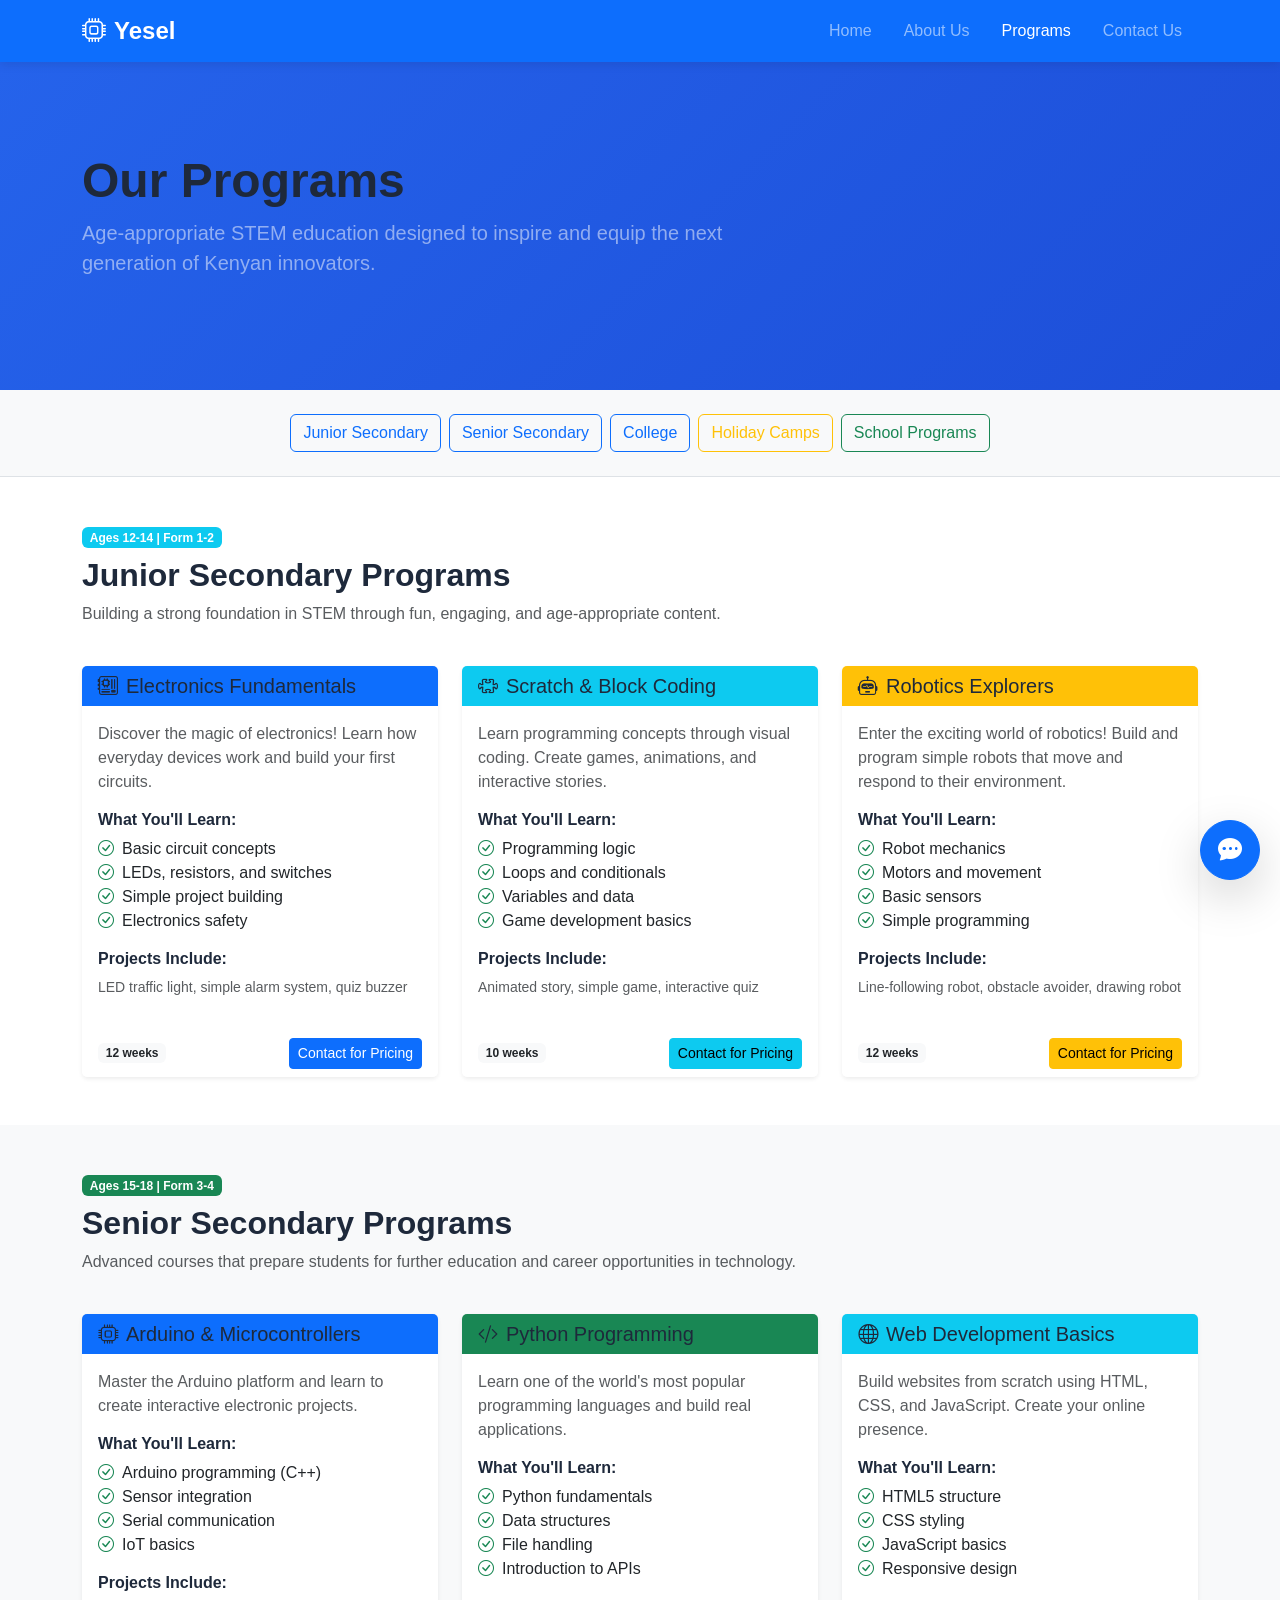
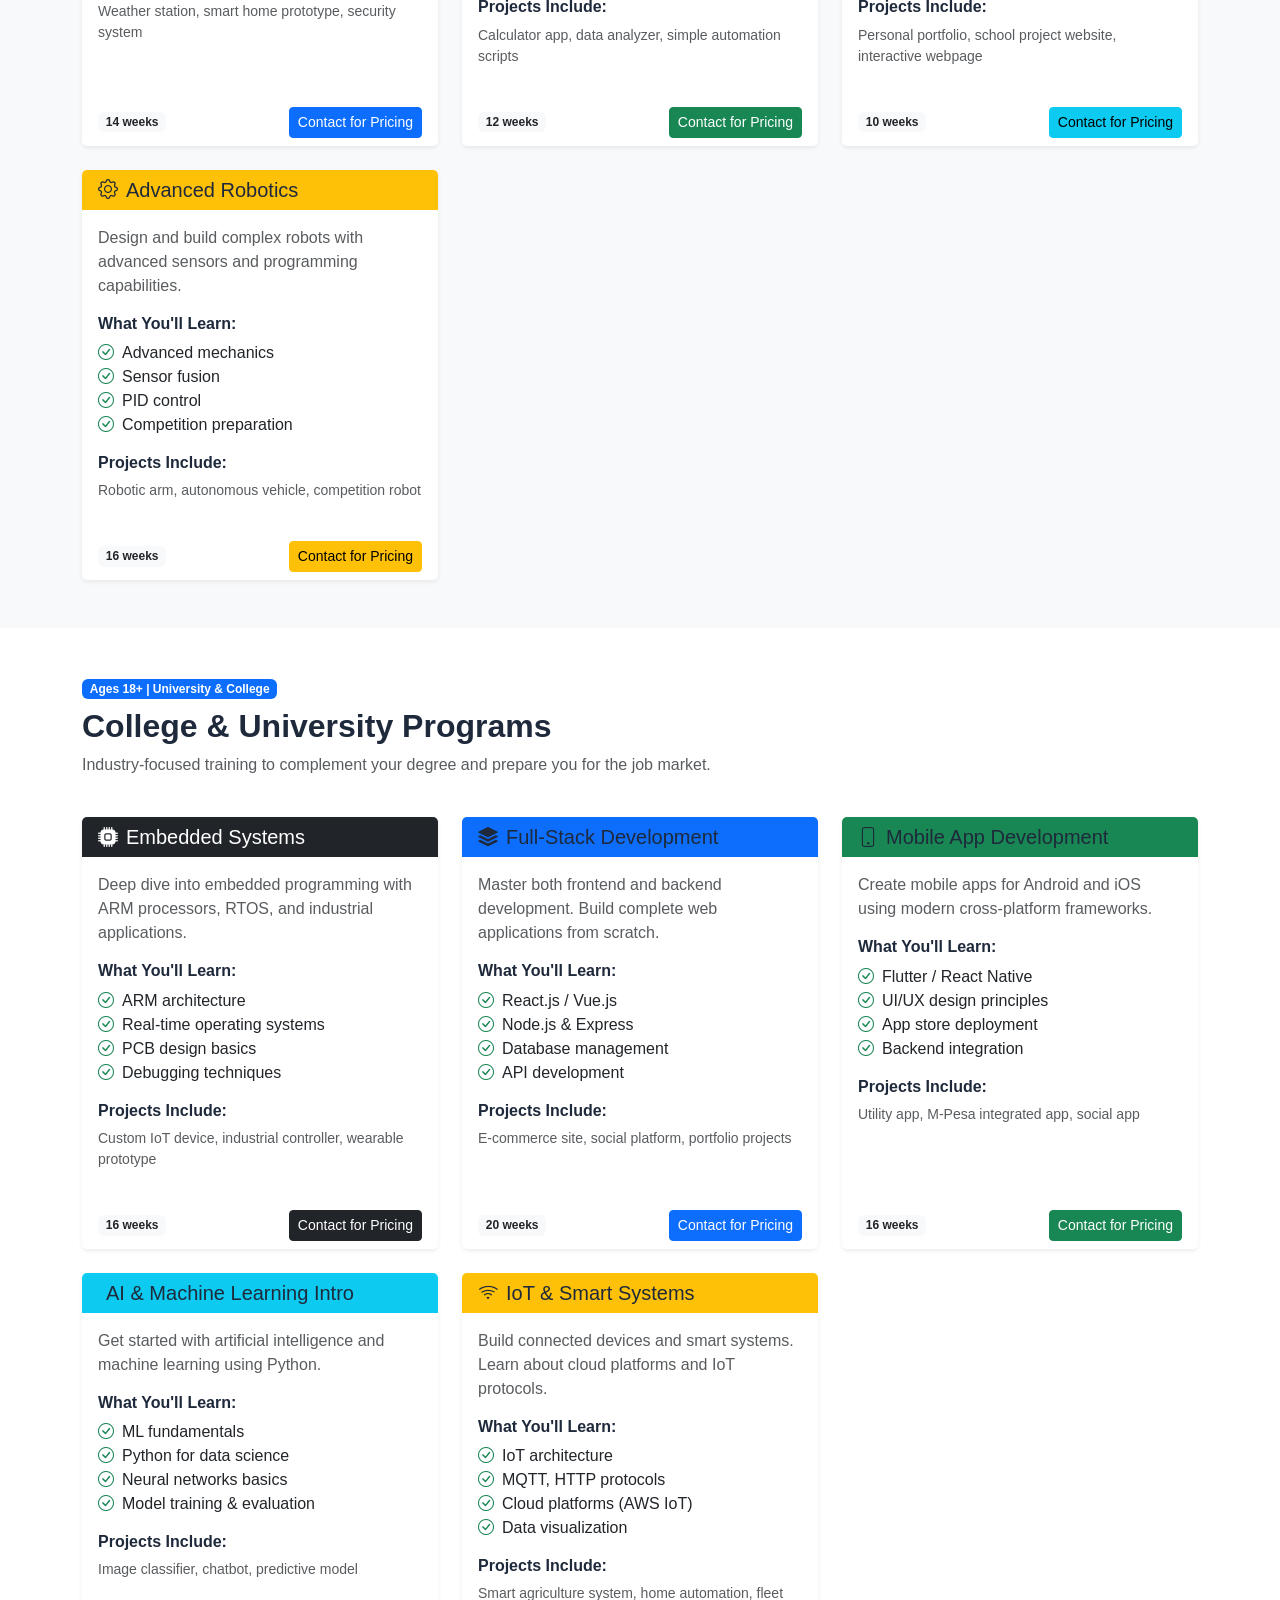
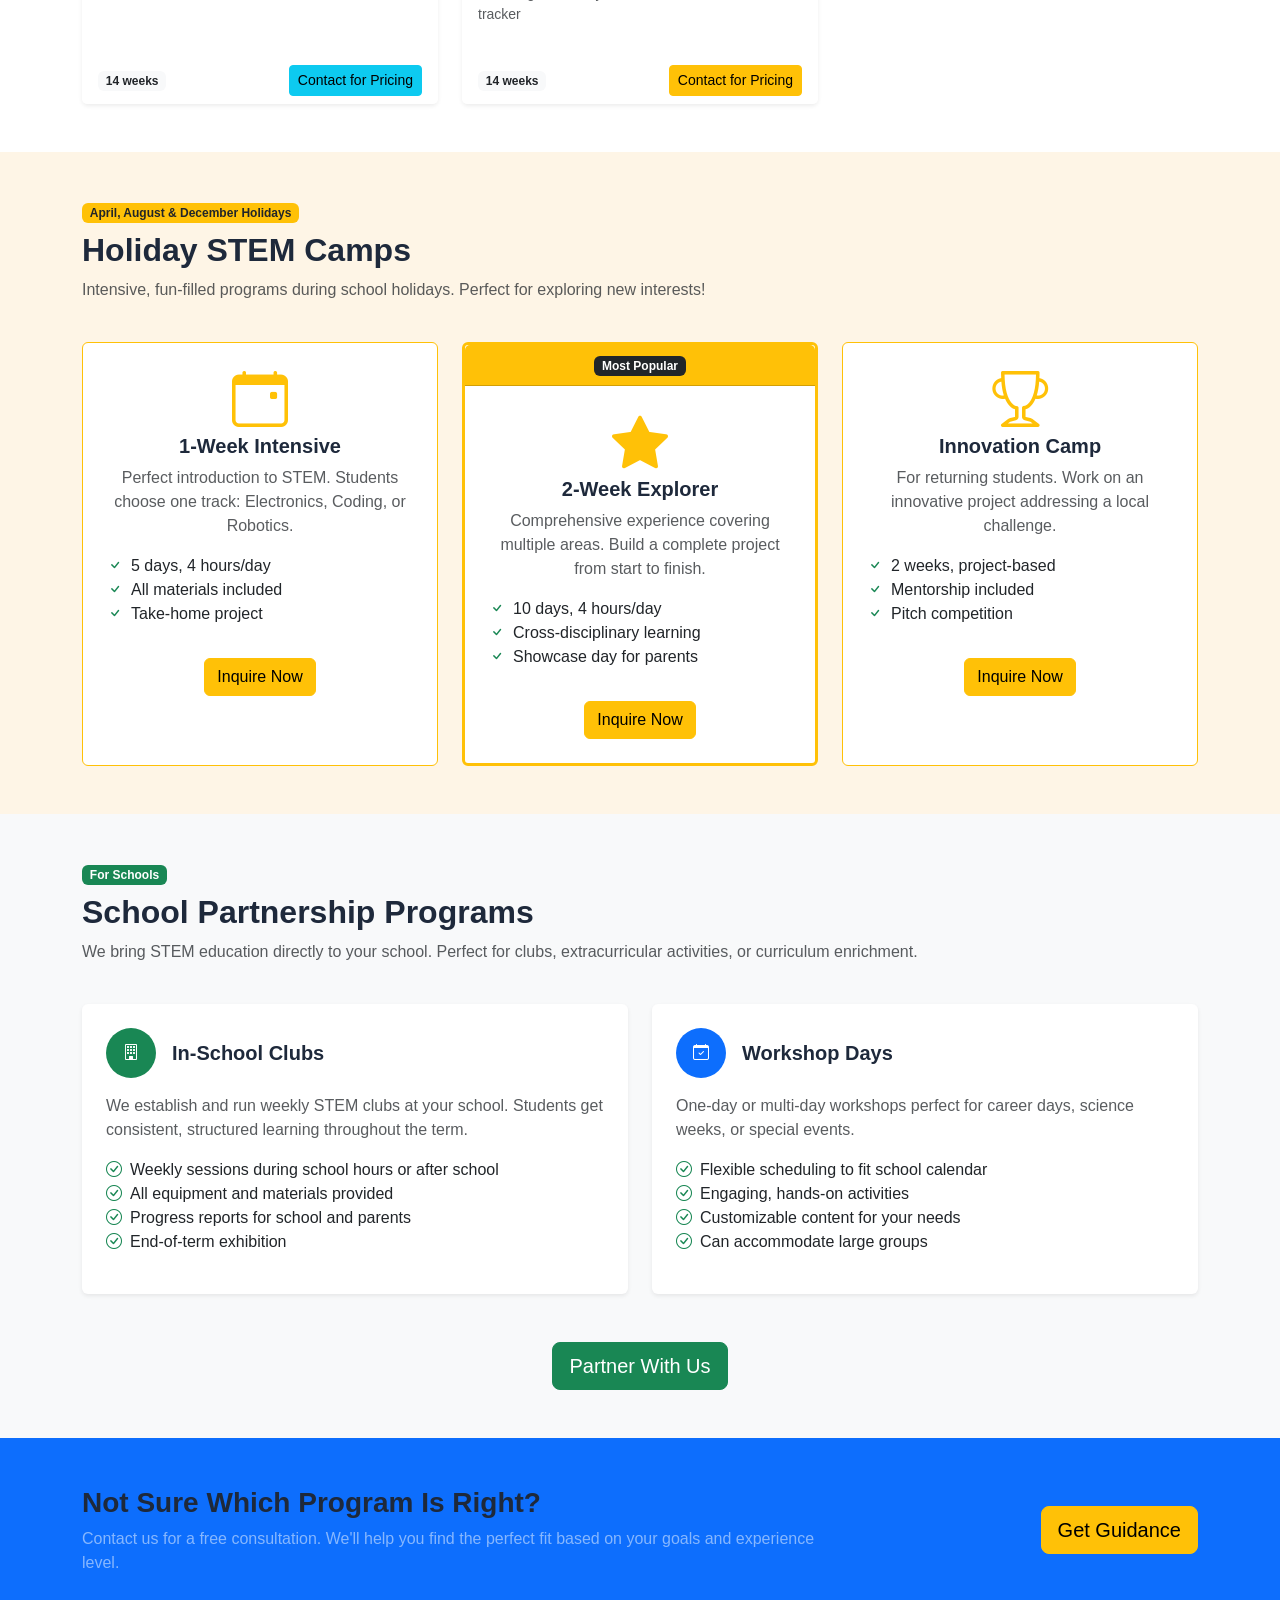
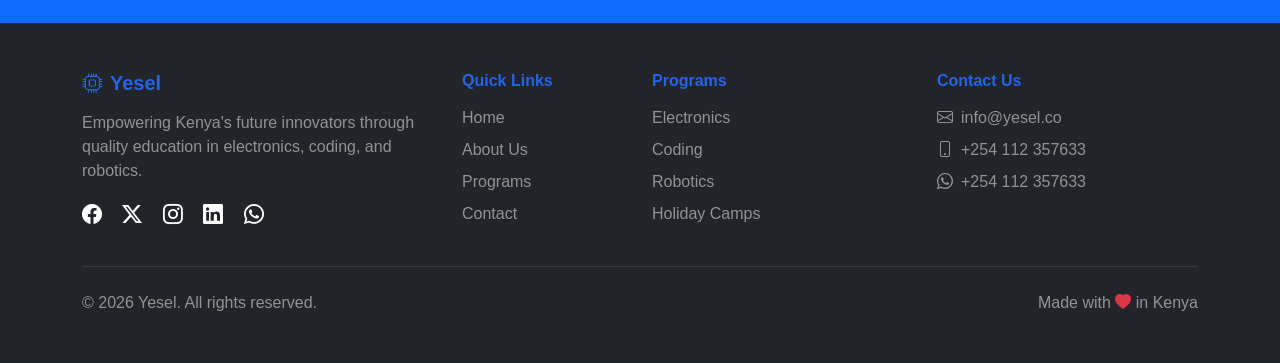
<file: programs.html>
<!DOCTYPE html>
<html lang="en">

<head>
    <meta charset="UTF-8">
    <meta name="viewport" content="width=device-width, initial-scale=1.0">
    <title>Programs - Yesel</title>
    <meta name="description"
        content="Explore Yesel's programs in electronics, coding, and robotics for junior secondary, senior secondary, and college students in Kenya.">

    <!-- Bootstrap CSS -->
    <link href="https://cdn.jsdelivr.net/npm/bootstrap@5.3.2/dist/css/bootstrap.min.css" rel="stylesheet">
    <!-- Bootstrap Icons -->
    <link href="https://cdn.jsdelivr.net/npm/bootstrap-icons@1.11.1/font/bootstrap-icons.css" rel="stylesheet">
    <!-- Custom CSS -->
    <link href="css/styles.css" rel="stylesheet">
</head>

<body>
    <!-- Navigation -->
    <nav class="navbar navbar-expand-lg navbar-dark bg-primary fixed-top">
        <div class="container">
            <a class="navbar-brand fw-bold" href="index.html">
                <i class="bi bi-cpu me-2"></i>Yesel
            </a>
            <button class="navbar-toggler" type="button" data-bs-toggle="collapse" data-bs-target="#navbarNav">
                <span class="navbar-toggler-icon"></span>
            </button>
            <div class="collapse navbar-collapse" id="navbarNav">
                <ul class="navbar-nav ms-auto">
                    <li class="nav-item">
                        <a class="nav-link" href="index.html">Home</a>
                    </li>
                    <li class="nav-item">
                        <a class="nav-link" href="about.html">About Us</a>
                    </li>
                    <li class="nav-item">
                        <a class="nav-link active" href="programs.html">Programs</a>
                    </li>
                    <li class="nav-item">
                        <a class="nav-link" href="contact.html">Contact Us</a>
                    </li>
                </ul>
            </div>
        </div>
    </nav>

    <!-- Page Header -->
    <section class="page-header bg-primary text-white py-5">
        <div class="container">
            <div class="row align-items-center py-5">
                <div class="col-lg-8">
                    <h1 class="display-5 fw-bold">Our Programs</h1>
                    <p class="lead text-white-50">Age-appropriate STEM education designed to inspire and equip the next
                        generation of Kenyan innovators.</p>
                </div>
            </div>
        </div>
    </section>

    <!-- Program Categories Navigation -->
    <section class="py-4 bg-light border-bottom sticky-top" style="top: 56px; z-index: 1000;">
        <div class="container">
            <div class="d-flex flex-wrap justify-content-center gap-2">
                <a href="#junior" class="btn btn-outline-primary">Junior Secondary</a>
                <a href="#senior" class="btn btn-outline-primary">Senior Secondary</a>
                <a href="#college" class="btn btn-outline-primary">College</a>
                <a href="#holiday" class="btn btn-outline-warning">Holiday Camps</a>
                <a href="#school" class="btn btn-outline-success">School Programs</a>
            </div>
        </div>
    </section>

    <!-- Junior Secondary Programs -->
    <section id="junior" class="py-5">
        <div class="container">
            <div class="row mb-4">
                <div class="col-12">
                    <span class="badge bg-info mb-2">Ages 12-14 | Form 1-2</span>
                    <h2 class="fw-bold">Junior Secondary Programs</h2>
                    <p class="text-muted">Building a strong foundation in STEM through fun, engaging, and
                        age-appropriate content.</p>
                </div>
            </div>
            <div class="row g-4">
                <!-- Electronics Fundamentals -->
                <div class="col-lg-4">
                    <div class="card h-100 border-0 shadow-sm program-card">
                        <div class="card-header bg-primary text-white">
                            <h5 class="mb-0"><i class="bi bi-motherboard me-2"></i>Electronics Fundamentals</h5>
                        </div>
                        <div class="card-body">
                            <p class="text-muted">Discover the magic of electronics! Learn how everyday devices work and
                                build your first circuits.</p>
                            <h6 class="fw-bold">What You'll Learn:</h6>
                            <ul class="list-unstyled">
                                <li><i class="bi bi-check-circle text-success me-2"></i>Basic circuit concepts</li>
                                <li><i class="bi bi-check-circle text-success me-2"></i>LEDs, resistors, and switches
                                </li>
                                <li><i class="bi bi-check-circle text-success me-2"></i>Simple project building</li>
                                <li><i class="bi bi-check-circle text-success me-2"></i>Electronics safety</li>
                            </ul>
                            <h6 class="fw-bold mt-3">Projects Include:</h6>
                            <p class="small text-muted">LED traffic light, simple alarm system, quiz buzzer</p>
                        </div>
                        <div class="card-footer bg-white border-0">
                            <div class="d-flex justify-content-between align-items-center">
                                <span class="badge bg-light text-dark">12 weeks</span>
                                <a href="contact.html" class="btn btn-primary btn-sm">Contact for Pricing</a>
                            </div>
                        </div>
                    </div>
                </div>

                <!-- Scratch & Block Coding -->
                <div class="col-lg-4">
                    <div class="card h-100 border-0 shadow-sm program-card">
                        <div class="card-header bg-info text-white">
                            <h5 class="mb-0"><i class="bi bi-puzzle me-2"></i>Scratch & Block Coding</h5>
                        </div>
                        <div class="card-body">
                            <p class="text-muted">Learn programming concepts through visual coding. Create games,
                                animations, and interactive stories.</p>
                            <h6 class="fw-bold">What You'll Learn:</h6>
                            <ul class="list-unstyled">
                                <li><i class="bi bi-check-circle text-success me-2"></i>Programming logic</li>
                                <li><i class="bi bi-check-circle text-success me-2"></i>Loops and conditionals</li>
                                <li><i class="bi bi-check-circle text-success me-2"></i>Variables and data</li>
                                <li><i class="bi bi-check-circle text-success me-2"></i>Game development basics</li>
                            </ul>
                            <h6 class="fw-bold mt-3">Projects Include:</h6>
                            <p class="small text-muted">Animated story, simple game, interactive quiz</p>
                        </div>
                        <div class="card-footer bg-white border-0">
                            <div class="d-flex justify-content-between align-items-center">
                                <span class="badge bg-light text-dark">10 weeks</span>
                                <a href="contact.html" class="btn btn-info btn-sm">Contact for Pricing</a>
                            </div>
                        </div>
                    </div>
                </div>

                <!-- Robotics Explorers -->
                <div class="col-lg-4">
                    <div class="card h-100 border-0 shadow-sm program-card">
                        <div class="card-header bg-warning text-dark">
                            <h5 class="mb-0"><i class="bi bi-robot me-2"></i>Robotics Explorers</h5>
                        </div>
                        <div class="card-body">
                            <p class="text-muted">Enter the exciting world of robotics! Build and program simple robots
                                that move and respond to their environment.</p>
                            <h6 class="fw-bold">What You'll Learn:</h6>
                            <ul class="list-unstyled">
                                <li><i class="bi bi-check-circle text-success me-2"></i>Robot mechanics</li>
                                <li><i class="bi bi-check-circle text-success me-2"></i>Motors and movement</li>
                                <li><i class="bi bi-check-circle text-success me-2"></i>Basic sensors</li>
                                <li><i class="bi bi-check-circle text-success me-2"></i>Simple programming</li>
                            </ul>
                            <h6 class="fw-bold mt-3">Projects Include:</h6>
                            <p class="small text-muted">Line-following robot, obstacle avoider, drawing robot</p>
                        </div>
                        <div class="card-footer bg-white border-0">
                            <div class="d-flex justify-content-between align-items-center">
                                <span class="badge bg-light text-dark">12 weeks</span>
                                <a href="contact.html" class="btn btn-warning btn-sm">Contact for Pricing</a>
                            </div>
                        </div>
                    </div>
                </div>
            </div>
        </div>
    </section>

    <!-- Senior Secondary Programs -->
    <section id="senior" class="py-5 bg-light">
        <div class="container">
            <div class="row mb-4">
                <div class="col-12">
                    <span class="badge bg-success mb-2">Ages 15-18 | Form 3-4</span>
                    <h2 class="fw-bold">Senior Secondary Programs</h2>
                    <p class="text-muted">Advanced courses that prepare students for further education and career
                        opportunities in technology.</p>
                </div>
            </div>
            <div class="row g-4">
                <!-- Arduino & Microcontrollers -->
                <div class="col-lg-4">
                    <div class="card h-100 border-0 shadow-sm program-card">
                        <div class="card-header bg-primary text-white">
                            <h5 class="mb-0"><i class="bi bi-cpu me-2"></i>Arduino & Microcontrollers</h5>
                        </div>
                        <div class="card-body">
                            <p class="text-muted">Master the Arduino platform and learn to create interactive electronic
                                projects.</p>
                            <h6 class="fw-bold">What You'll Learn:</h6>
                            <ul class="list-unstyled">
                                <li><i class="bi bi-check-circle text-success me-2"></i>Arduino programming (C++)</li>
                                <li><i class="bi bi-check-circle text-success me-2"></i>Sensor integration</li>
                                <li><i class="bi bi-check-circle text-success me-2"></i>Serial communication</li>
                                <li><i class="bi bi-check-circle text-success me-2"></i>IoT basics</li>
                            </ul>
                            <h6 class="fw-bold mt-3">Projects Include:</h6>
                            <p class="small text-muted">Weather station, smart home prototype, security system</p>
                        </div>
                        <div class="card-footer bg-white border-0">
                            <div class="d-flex justify-content-between align-items-center">
                                <span class="badge bg-light text-dark">14 weeks</span>
                                <a href="contact.html" class="btn btn-primary btn-sm">Contact for Pricing</a>
                            </div>
                        </div>
                    </div>
                </div>

                <!-- Python Programming -->
                <div class="col-lg-4">
                    <div class="card h-100 border-0 shadow-sm program-card">
                        <div class="card-header bg-success text-white">
                            <h5 class="mb-0"><i class="bi bi-code-slash me-2"></i>Python Programming</h5>
                        </div>
                        <div class="card-body">
                            <p class="text-muted">Learn one of the world's most popular programming languages and build
                                real applications.</p>
                            <h6 class="fw-bold">What You'll Learn:</h6>
                            <ul class="list-unstyled">
                                <li><i class="bi bi-check-circle text-success me-2"></i>Python fundamentals</li>
                                <li><i class="bi bi-check-circle text-success me-2"></i>Data structures</li>
                                <li><i class="bi bi-check-circle text-success me-2"></i>File handling</li>
                                <li><i class="bi bi-check-circle text-success me-2"></i>Introduction to APIs</li>
                            </ul>
                            <h6 class="fw-bold mt-3">Projects Include:</h6>
                            <p class="small text-muted">Calculator app, data analyzer, simple automation scripts</p>
                        </div>
                        <div class="card-footer bg-white border-0">
                            <div class="d-flex justify-content-between align-items-center">
                                <span class="badge bg-light text-dark">12 weeks</span>
                                <a href="contact.html" class="btn btn-success btn-sm">Contact for Pricing</a>
                            </div>
                        </div>
                    </div>
                </div>

                <!-- Web Development Basics -->
                <div class="col-lg-4">
                    <div class="card h-100 border-0 shadow-sm program-card">
                        <div class="card-header bg-info text-white">
                            <h5 class="mb-0"><i class="bi bi-globe me-2"></i>Web Development Basics</h5>
                        </div>
                        <div class="card-body">
                            <p class="text-muted">Build websites from scratch using HTML, CSS, and JavaScript. Create
                                your online presence.</p>
                            <h6 class="fw-bold">What You'll Learn:</h6>
                            <ul class="list-unstyled">
                                <li><i class="bi bi-check-circle text-success me-2"></i>HTML5 structure</li>
                                <li><i class="bi bi-check-circle text-success me-2"></i>CSS styling</li>
                                <li><i class="bi bi-check-circle text-success me-2"></i>JavaScript basics</li>
                                <li><i class="bi bi-check-circle text-success me-2"></i>Responsive design</li>
                            </ul>
                            <h6 class="fw-bold mt-3">Projects Include:</h6>
                            <p class="small text-muted">Personal portfolio, school project website, interactive webpage
                            </p>
                        </div>
                        <div class="card-footer bg-white border-0">
                            <div class="d-flex justify-content-between align-items-center">
                                <span class="badge bg-light text-dark">10 weeks</span>
                                <a href="contact.html" class="btn btn-info btn-sm">Contact for Pricing</a>
                            </div>
                        </div>
                    </div>
                </div>

                <!-- Advanced Robotics -->
                <div class="col-lg-4">
                    <div class="card h-100 border-0 shadow-sm program-card">
                        <div class="card-header bg-warning text-dark">
                            <h5 class="mb-0"><i class="bi bi-gear me-2"></i>Advanced Robotics</h5>
                        </div>
                        <div class="card-body">
                            <p class="text-muted">Design and build complex robots with advanced sensors and programming
                                capabilities.</p>
                            <h6 class="fw-bold">What You'll Learn:</h6>
                            <ul class="list-unstyled">
                                <li><i class="bi bi-check-circle text-success me-2"></i>Advanced mechanics</li>
                                <li><i class="bi bi-check-circle text-success me-2"></i>Sensor fusion</li>
                                <li><i class="bi bi-check-circle text-success me-2"></i>PID control</li>
                                <li><i class="bi bi-check-circle text-success me-2"></i>Competition preparation</li>
                            </ul>
                            <h6 class="fw-bold mt-3">Projects Include:</h6>
                            <p class="small text-muted">Robotic arm, autonomous vehicle, competition robot</p>
                        </div>
                        <div class="card-footer bg-white border-0">
                            <div class="d-flex justify-content-between align-items-center">
                                <span class="badge bg-light text-dark">16 weeks</span>
                                <a href="contact.html" class="btn btn-warning btn-sm">Contact for Pricing</a>
                            </div>
                        </div>
                    </div>
                </div>
            </div>
        </div>
    </section>

    <!-- College Programs -->
    <section id="college" class="py-5">
        <div class="container">
            <div class="row mb-4">
                <div class="col-12">
                    <span class="badge bg-primary mb-2">Ages 18+ | University & College</span>
                    <h2 class="fw-bold">College & University Programs</h2>
                    <p class="text-muted">Industry-focused training to complement your degree and prepare you for the
                        job market.</p>
                </div>
            </div>
            <div class="row g-4">
                <!-- Embedded Systems -->
                <div class="col-lg-4">
                    <div class="card h-100 border-0 shadow-sm program-card">
                        <div class="card-header bg-dark text-white">
                            <h5 class="mb-0"><i class="bi bi-cpu-fill me-2"></i>Embedded Systems</h5>
                        </div>
                        <div class="card-body">
                            <p class="text-muted">Deep dive into embedded programming with ARM processors, RTOS, and
                                industrial applications.</p>
                            <h6 class="fw-bold">What You'll Learn:</h6>
                            <ul class="list-unstyled">
                                <li><i class="bi bi-check-circle text-success me-2"></i>ARM architecture</li>
                                <li><i class="bi bi-check-circle text-success me-2"></i>Real-time operating systems</li>
                                <li><i class="bi bi-check-circle text-success me-2"></i>PCB design basics</li>
                                <li><i class="bi bi-check-circle text-success me-2"></i>Debugging techniques</li>
                            </ul>
                            <h6 class="fw-bold mt-3">Projects Include:</h6>
                            <p class="small text-muted">Custom IoT device, industrial controller, wearable prototype</p>
                        </div>
                        <div class="card-footer bg-white border-0">
                            <div class="d-flex justify-content-between align-items-center">
                                <span class="badge bg-light text-dark">16 weeks</span>
                                <a href="contact.html" class="btn btn-dark btn-sm">Contact for Pricing</a>
                            </div>
                        </div>
                    </div>
                </div>

                <!-- Full-Stack Development -->
                <div class="col-lg-4">
                    <div class="card h-100 border-0 shadow-sm program-card">
                        <div class="card-header bg-primary text-white">
                            <h5 class="mb-0"><i class="bi bi-stack me-2"></i>Full-Stack Development</h5>
                        </div>
                        <div class="card-body">
                            <p class="text-muted">Master both frontend and backend development. Build complete web
                                applications from scratch.</p>
                            <h6 class="fw-bold">What You'll Learn:</h6>
                            <ul class="list-unstyled">
                                <li><i class="bi bi-check-circle text-success me-2"></i>React.js / Vue.js</li>
                                <li><i class="bi bi-check-circle text-success me-2"></i>Node.js & Express</li>
                                <li><i class="bi bi-check-circle text-success me-2"></i>Database management</li>
                                <li><i class="bi bi-check-circle text-success me-2"></i>API development</li>
                            </ul>
                            <h6 class="fw-bold mt-3">Projects Include:</h6>
                            <p class="small text-muted">E-commerce site, social platform, portfolio projects</p>
                        </div>
                        <div class="card-footer bg-white border-0">
                            <div class="d-flex justify-content-between align-items-center">
                                <span class="badge bg-light text-dark">20 weeks</span>
                                <a href="contact.html" class="btn btn-primary btn-sm">Contact for Pricing</a>
                            </div>
                        </div>
                    </div>
                </div>

                <!-- Mobile App Development -->
                <div class="col-lg-4">
                    <div class="card h-100 border-0 shadow-sm program-card">
                        <div class="card-header bg-success text-white">
                            <h5 class="mb-0"><i class="bi bi-phone me-2"></i>Mobile App Development</h5>
                        </div>
                        <div class="card-body">
                            <p class="text-muted">Create mobile apps for Android and iOS using modern cross-platform
                                frameworks.</p>
                            <h6 class="fw-bold">What You'll Learn:</h6>
                            <ul class="list-unstyled">
                                <li><i class="bi bi-check-circle text-success me-2"></i>Flutter / React Native</li>
                                <li><i class="bi bi-check-circle text-success me-2"></i>UI/UX design principles</li>
                                <li><i class="bi bi-check-circle text-success me-2"></i>App store deployment</li>
                                <li><i class="bi bi-check-circle text-success me-2"></i>Backend integration</li>
                            </ul>
                            <h6 class="fw-bold mt-3">Projects Include:</h6>
                            <p class="small text-muted">Utility app, M-Pesa integrated app, social app</p>
                        </div>
                        <div class="card-footer bg-white border-0">
                            <div class="d-flex justify-content-between align-items-center">
                                <span class="badge bg-light text-dark">16 weeks</span>
                                <a href="contact.html" class="btn btn-success btn-sm">Contact for Pricing</a>
                            </div>
                        </div>
                    </div>
                </div>

                <!-- AI & Machine Learning Intro -->
                <div class="col-lg-4">
                    <div class="card h-100 border-0 shadow-sm program-card">
                        <div class="card-header bg-info text-white">
                            <h5 class="mb-0"><i class="bi bi-brain me-2"></i>AI & Machine Learning Intro</h5>
                        </div>
                        <div class="card-body">
                            <p class="text-muted">Get started with artificial intelligence and machine learning using
                                Python.</p>
                            <h6 class="fw-bold">What You'll Learn:</h6>
                            <ul class="list-unstyled">
                                <li><i class="bi bi-check-circle text-success me-2"></i>ML fundamentals</li>
                                <li><i class="bi bi-check-circle text-success me-2"></i>Python for data science</li>
                                <li><i class="bi bi-check-circle text-success me-2"></i>Neural networks basics</li>
                                <li><i class="bi bi-check-circle text-success me-2"></i>Model training & evaluation</li>
                            </ul>
                            <h6 class="fw-bold mt-3">Projects Include:</h6>
                            <p class="small text-muted">Image classifier, chatbot, predictive model</p>
                        </div>
                        <div class="card-footer bg-white border-0">
                            <div class="d-flex justify-content-between align-items-center">
                                <span class="badge bg-light text-dark">14 weeks</span>
                                <a href="contact.html" class="btn btn-info btn-sm">Contact for Pricing</a>
                            </div>
                        </div>
                    </div>
                </div>

                <!-- IoT & Smart Systems -->
                <div class="col-lg-4">
                    <div class="card h-100 border-0 shadow-sm program-card">
                        <div class="card-header bg-warning text-dark">
                            <h5 class="mb-0"><i class="bi bi-wifi me-2"></i>IoT & Smart Systems</h5>
                        </div>
                        <div class="card-body">
                            <p class="text-muted">Build connected devices and smart systems. Learn about cloud platforms
                                and IoT protocols.</p>
                            <h6 class="fw-bold">What You'll Learn:</h6>
                            <ul class="list-unstyled">
                                <li><i class="bi bi-check-circle text-success me-2"></i>IoT architecture</li>
                                <li><i class="bi bi-check-circle text-success me-2"></i>MQTT, HTTP protocols</li>
                                <li><i class="bi bi-check-circle text-success me-2"></i>Cloud platforms (AWS IoT)</li>
                                <li><i class="bi bi-check-circle text-success me-2"></i>Data visualization</li>
                            </ul>
                            <h6 class="fw-bold mt-3">Projects Include:</h6>
                            <p class="small text-muted">Smart agriculture system, home automation, fleet tracker</p>
                        </div>
                        <div class="card-footer bg-white border-0">
                            <div class="d-flex justify-content-between align-items-center">
                                <span class="badge bg-light text-dark">14 weeks</span>
                                <a href="contact.html" class="btn btn-warning btn-sm">Contact for Pricing</a>
                            </div>
                        </div>
                    </div>
                </div>
            </div>
        </div>
    </section>

    <!-- Holiday Camps -->
    <section id="holiday" class="py-5 bg-warning-subtle">
        <div class="container">
            <div class="row mb-4">
                <div class="col-12">
                    <span class="badge bg-warning text-dark mb-2">April, August & December Holidays</span>
                    <h2 class="fw-bold">Holiday STEM Camps</h2>
                    <p class="text-muted">Intensive, fun-filled programs during school holidays. Perfect for exploring
                        new interests!</p>
                </div>
            </div>
            <div class="row g-4">
                <div class="col-lg-4">
                    <div class="card h-100 border-warning">
                        <div class="card-body text-center p-4">
                            <i class="bi bi-calendar-event display-4 text-warning mb-3"></i>
                            <h5 class="fw-bold">1-Week Intensive</h5>
                            <p class="text-muted">Perfect introduction to STEM. Students choose one track: Electronics,
                                Coding, or Robotics.</p>
                            <ul class="list-unstyled text-start">
                                <li><i class="bi bi-check text-success me-2"></i>5 days, 4 hours/day</li>
                                <li><i class="bi bi-check text-success me-2"></i>All materials included</li>
                                <li><i class="bi bi-check text-success me-2"></i>Take-home project</li>
                            </ul>
                            <a href="contact.html" class="btn btn-warning mt-3">Inquire Now</a>
                        </div>
                    </div>
                </div>
                <div class="col-lg-4">
                    <div class="card h-100 border-warning border-3">
                        <div class="card-header bg-warning text-dark text-center">
                            <span class="badge bg-dark">Most Popular</span>
                        </div>
                        <div class="card-body text-center p-4">
                            <i class="bi bi-star-fill display-4 text-warning mb-3"></i>
                            <h5 class="fw-bold">2-Week Explorer</h5>
                            <p class="text-muted">Comprehensive experience covering multiple areas. Build a complete
                                project from start to finish.</p>
                            <ul class="list-unstyled text-start">
                                <li><i class="bi bi-check text-success me-2"></i>10 days, 4 hours/day</li>
                                <li><i class="bi bi-check text-success me-2"></i>Cross-disciplinary learning</li>
                                <li><i class="bi bi-check text-success me-2"></i>Showcase day for parents</li>
                            </ul>
                            <a href="contact.html" class="btn btn-warning mt-3">Inquire Now</a>
                        </div>
                    </div>
                </div>
                <div class="col-lg-4">
                    <div class="card h-100 border-warning">
                        <div class="card-body text-center p-4">
                            <i class="bi bi-trophy display-4 text-warning mb-3"></i>
                            <h5 class="fw-bold">Innovation Camp</h5>
                            <p class="text-muted">For returning students. Work on an innovative project addressing a
                                local challenge.</p>
                            <ul class="list-unstyled text-start">
                                <li><i class="bi bi-check text-success me-2"></i>2 weeks, project-based</li>
                                <li><i class="bi bi-check text-success me-2"></i>Mentorship included</li>
                                <li><i class="bi bi-check text-success me-2"></i>Pitch competition</li>
                            </ul>
                            <a href="contact.html" class="btn btn-warning mt-3">Inquire Now</a>
                        </div>
                    </div>
                </div>
            </div>
        </div>
    </section>

    <!-- School Programs -->
    <section id="school" class="py-5 bg-light">
        <div class="container">
            <div class="row mb-4">
                <div class="col-12">
                    <span class="badge bg-success mb-2">For Schools</span>
                    <h2 class="fw-bold">School Partnership Programs</h2>
                    <p class="text-muted">We bring STEM education directly to your school. Perfect for clubs,
                        extracurricular activities, or curriculum enrichment.</p>
                </div>
            </div>
            <div class="row g-4">
                <div class="col-lg-6">
                    <div class="card h-100 border-0 shadow-sm">
                        <div class="card-body p-4">
                            <div class="d-flex align-items-center mb-3">
                                <div class="icon-box bg-success text-white rounded-circle d-inline-flex align-items-center justify-content-center me-3"
                                    style="width: 50px; height: 50px;">
                                    <i class="bi bi-building"></i>
                                </div>
                                <h5 class="mb-0 fw-bold">In-School Clubs</h5>
                            </div>
                            <p class="text-muted">We establish and run weekly STEM clubs at your school. Students get
                                consistent, structured learning throughout the term.</p>
                            <ul class="list-unstyled">
                                <li><i class="bi bi-check-circle text-success me-2"></i>Weekly sessions during school
                                    hours or after school</li>
                                <li><i class="bi bi-check-circle text-success me-2"></i>All equipment and materials
                                    provided</li>
                                <li><i class="bi bi-check-circle text-success me-2"></i>Progress reports for school and
                                    parents</li>
                                <li><i class="bi bi-check-circle text-success me-2"></i>End-of-term exhibition</li>
                            </ul>
                        </div>
                    </div>
                </div>
                <div class="col-lg-6">
                    <div class="card h-100 border-0 shadow-sm">
                        <div class="card-body p-4">
                            <div class="d-flex align-items-center mb-3">
                                <div class="icon-box bg-primary text-white rounded-circle d-inline-flex align-items-center justify-content-center me-3"
                                    style="width: 50px; height: 50px;">
                                    <i class="bi bi-calendar-check"></i>
                                </div>
                                <h5 class="mb-0 fw-bold">Workshop Days</h5>
                            </div>
                            <p class="text-muted">One-day or multi-day workshops perfect for career days, science weeks,
                                or special events.</p>
                            <ul class="list-unstyled">
                                <li><i class="bi bi-check-circle text-success me-2"></i>Flexible scheduling to fit
                                    school calendar</li>
                                <li><i class="bi bi-check-circle text-success me-2"></i>Engaging, hands-on activities
                                </li>
                                <li><i class="bi bi-check-circle text-success me-2"></i>Customizable content for your
                                    needs</li>
                                <li><i class="bi bi-check-circle text-success me-2"></i>Can accommodate large groups
                                </li>
                            </ul>
                        </div>
                    </div>
                </div>
            </div>
            <div class="text-center mt-5">
                <a href="contact.html" class="btn btn-success btn-lg">Partner With Us</a>
            </div>
        </div>
    </section>

    <!-- CTA Section -->
    <section class="py-5 bg-primary text-white">
        <div class="container">
            <div class="row align-items-center">
                <div class="col-lg-8">
                    <h3 class="fw-bold mb-2">Not Sure Which Program Is Right?</h3>
                    <p class="mb-lg-0 text-white-50">Contact us for a free consultation. We'll help you find the perfect
                        fit based on your goals and experience level.</p>
                </div>
                <div class="col-lg-4 text-lg-end">
                    <a href="contact.html" class="btn btn-warning btn-lg">Get Guidance</a>
                </div>
            </div>
        </div>
    </section>

    <!-- Footer -->
    <footer class="bg-dark text-white py-5">
        <div class="container">
            <div class="row g-4">
                <div class="col-lg-4">
                    <h5 class="fw-bold mb-3"><i class="bi bi-cpu me-2"></i>Yesel</h5>
                    <p class="text-white-50">Empowering Kenya's future innovators through quality education in
                        electronics, coding, and robotics.</p>
                    <div class="social-links">
                        <a href="#" class="text-white me-3"><i class="bi bi-facebook"></i></a>
                        <a href="#" class="text-white me-3"><i class="bi bi-twitter-x"></i></a>
                        <a href="#" class="text-white me-3"><i class="bi bi-instagram"></i></a>
                        <a href="#" class="text-white me-3"><i class="bi bi-linkedin"></i></a>
                        <a href="#" class="text-white"><i class="bi bi-whatsapp"></i></a>
                    </div>
                </div>
                <div class="col-lg-2">
                    <h6 class="fw-bold mb-3">Quick Links</h6>
                    <ul class="list-unstyled">
                        <li class="mb-2"><a href="index.html" class="text-white-50 text-decoration-none">Home</a></li>
                        <li class="mb-2"><a href="about.html" class="text-white-50 text-decoration-none">About Us</a>
                        </li>
                        <li class="mb-2"><a href="programs.html" class="text-white-50 text-decoration-none">Programs</a>
                        </li>
                        <li class="mb-2"><a href="contact.html" class="text-white-50 text-decoration-none">Contact</a>
                        </li>
                    </ul>
                </div>
                <div class="col-lg-3">
                    <h6 class="fw-bold mb-3">Programs</h6>
                    <ul class="list-unstyled">
                        <li class="mb-2"><a href="programs.html"
                                class="text-white-50 text-decoration-none">Electronics</a></li>
                        <li class="mb-2"><a href="programs.html" class="text-white-50 text-decoration-none">Coding</a>
                        </li>
                        <li class="mb-2"><a href="programs.html" class="text-white-50 text-decoration-none">Robotics</a>
                        </li>
                        <li class="mb-2"><a href="programs.html" class="text-white-50 text-decoration-none">Holiday
                                Camps</a></li>
                    </ul>
                </div>
                <div class="col-lg-3">
                    <h6 class="fw-bold mb-3">Contact Us</h6>
                    <ul class="list-unstyled text-white-50">
                        <li class="mb-2"><i class="bi bi-envelope me-2"></i>info@yesel.co</li>
                        <li class="mb-2"><i class="bi bi-phone me-2"></i>+254 112 357633</li>
                        <li class="mb-2"><i class="bi bi-whatsapp me-2"></i>+254 112 357633</li>
                    </ul>
                </div>
            </div>
            <hr class="my-4 border-secondary">
            <div class="row">
                <div class="col-md-6">
                    <p class="text-white-50 mb-0">&copy; 2026 Yesel. All rights reserved.</p>
                </div>
                <div class="col-md-6 text-md-end">
                    <p class="text-white-50 mb-0">Made with <i class="bi bi-heart-fill text-danger"></i> in Kenya</p>
                </div>
            </div>
        </div>
    </footer>

    <!-- Chatbot -->
    <div id="chatbot-container">
        <button id="chatbot-toggle" class="btn btn-primary rounded-circle shadow-lg">
            <i class="bi bi-chat-dots-fill fs-4"></i>
        </button>
        <div id="chatbot-window" class="d-none">
            <div class="chatbot-header bg-primary text-white p-3 rounded-top">
                <div class="d-flex justify-content-between align-items-center">
                    <div>
                        <h6 class="mb-0"><i class="bi bi-robot me-2"></i>Yesel Assistant</h6>
                        <small class="text-white-50">Ask me anything!</small>
                    </div>
                    <button id="chatbot-close" class="btn btn-link text-white p-0">
                        <i class="bi bi-x-lg"></i>
                    </button>
                </div>
            </div>
            <div id="chatbot-messages" class="p-3">
                <div class="bot-message mb-3">
                    <div class="message-bubble bg-light p-3 rounded">
                        <p class="mb-0">Jambo! 👋 I'm the Yesel Assistant. How can I help you today? You can ask me
                            about:</p>
                        <ul class="mb-0 mt-2">
                            <li>Our programs</li>
                            <li>Enrollment process</li>
                            <li>Schedules & timing</li>
                            <li>Requirements & materials</li>
                        </ul>
                    </div>
                </div>
            </div>
            <div class="chatbot-input p-3 border-top">
                <div class="input-group">
                    <input type="text" id="chatbot-input" class="form-control" placeholder="Type your question...">
                    <button id="chatbot-send" class="btn btn-primary">
                        <i class="bi bi-send-fill"></i>
                    </button>
                </div>
                <div class="quick-questions mt-2">
                    <small class="text-muted">Quick questions:</small>
                    <div class="d-flex flex-wrap gap-1 mt-1">
                        <button class="btn btn-outline-secondary btn-sm quick-q">Programs offered?</button>
                        <button class="btn btn-outline-secondary btn-sm quick-q">How to enroll?</button>
                        <button class="btn btn-outline-secondary btn-sm quick-q">Class schedule?</button>
                    </div>
                </div>
            </div>
        </div>
    </div>

    <!-- Bootstrap JS -->
    <script src="https://cdn.jsdelivr.net/npm/bootstrap@5.3.2/dist/js/bootstrap.bundle.min.js"></script>
    <!-- Custom JS -->
    <script src="js/main.js"></script>
</body>

</html>
</file>
<file: css/styles.css>
/* ========================================
   Yesel - Custom Styles
   STEM Education Website for Kenya
   ======================================== */

/* ----------------------------------------
   CSS Variables / Theme
   ---------------------------------------- */
:root {
  --primary-color: #2563eb;
  --primary-dark: #1d4ed8;
  --secondary-color: #f59e0b;
  --success-color: #10b981;
  --info-color: #06b6d4;
  --warning-color: #f59e0b;
  --dark-color: #1e293b;
  --light-color: #f8fafc;
  --text-muted: #64748b;
}

/* ----------------------------------------
   Global Styles
   ---------------------------------------- */
body {
  font-family: "Segoe UI", Tahoma, Geneva, Verdana, sans-serif;
  color: var(--dark-color);
  padding-top: 56px; /* For fixed navbar */
}

h1,
h2,
h3,
h4,
h5,
h6 {
  color: var(--dark-color);
}

a {
  color: var(--primary-color);
  transition: all 0.3s ease;
}

a:hover {
  color: var(--primary-dark);
}

/* ----------------------------------------
   Navbar
   ---------------------------------------- */
.navbar {
  box-shadow: 0 2px 10px rgba(0, 0, 0, 0.1);
}

.navbar-brand {
  font-size: 1.5rem;
}

.nav-link {
  font-weight: 500;
  padding: 0.5rem 1rem !important;
  transition: all 0.3s ease;
}

.nav-link:hover {
  transform: translateY(-2px);
}

/* ----------------------------------------
   Hero Section
   ---------------------------------------- */
.hero-section {
  background: linear-gradient(
    135deg,
    var(--primary-color) 0%,
    var(--primary-dark) 100%
  );
  min-height: 90vh;
  padding-top: 80px;
}

.hero-illustration {
  animation: float 6s ease-in-out infinite;
}

.hero-illustration i {
  opacity: 0.9;
  filter: drop-shadow(0 10px 20px rgba(0, 0, 0, 0.2));
}

@keyframes float {
  0%,
  100% {
    transform: translateY(0);
  }
  50% {
    transform: translateY(-20px);
  }
}

/* ----------------------------------------
   Page Header (Inner Pages)
   ---------------------------------------- */
.page-header {
  padding-top: 80px;
  background: linear-gradient(
    135deg,
    var(--primary-color) 0%,
    var(--primary-dark) 100%
  );
}

/* ----------------------------------------
   Feature Cards
   ---------------------------------------- */
.feature-icon {
  width: 70px;
  height: 70px;
}

.card {
  transition: all 0.3s ease;
}

.card:hover {
  transform: translateY(-5px);
  box-shadow: 0 10px 40px rgba(0, 0, 0, 0.1) !important;
}

/* ----------------------------------------
   Teaching Section Cards
   ---------------------------------------- */
.teach-card {
  background: var(--light-color);
  border: 2px solid transparent;
  transition: all 0.3s ease;
}

.teach-card:hover {
  border-color: var(--primary-color);
  background: white;
  box-shadow: 0 10px 40px rgba(37, 99, 235, 0.1);
}

/* ----------------------------------------
   Approach Cards
   ---------------------------------------- */
.approach-card {
  background: var(--light-color);
  border: 1px solid #e2e8f0;
  transition: all 0.3s ease;
}

.approach-card:hover {
  background: white;
  box-shadow: 0 10px 40px rgba(0, 0, 0, 0.1);
}

.approach-number {
  font-size: 3rem;
  font-weight: 800;
  color: var(--primary-color);
  opacity: 0.2;
  line-height: 1;
}

/* ----------------------------------------
   Program Cards
   ---------------------------------------- */
.program-card {
  transition: all 0.3s ease;
}

.program-card:hover {
  transform: translateY(-10px);
  box-shadow: 0 20px 60px rgba(0, 0, 0, 0.15) !important;
}

.program-card .card-header {
  border-bottom: none;
}

/* ----------------------------------------
   Stat Cards
   ---------------------------------------- */
.stat-card {
  transition: all 0.3s ease;
}

.stat-card:hover {
  transform: scale(1.05);
}

/* ----------------------------------------
   Contact Form
   ---------------------------------------- */
.form-control,
.form-select {
  padding: 0.75rem 1rem;
  border: 2px solid #e2e8f0;
  border-radius: 0.5rem;
  transition: all 0.3s ease;
}

.form-control:focus,
.form-select:focus {
  border-color: var(--primary-color);
  box-shadow: 0 0 0 4px rgba(37, 99, 235, 0.1);
}

/* ----------------------------------------
   Contact Info Card
   ---------------------------------------- */
.contact-info-card {
  background: linear-gradient(
    135deg,
    var(--primary-color) 0%,
    var(--primary-dark) 100%
  );
}

/* ----------------------------------------
   Accordion (FAQ)
   ---------------------------------------- */
.accordion-button {
  font-weight: 600;
  color: var(--dark-color);
}

.accordion-button:not(.collapsed) {
  background-color: var(--light-color);
  color: var(--primary-color);
}

.accordion-button:focus {
  box-shadow: 0 0 0 4px rgba(37, 99, 235, 0.1);
  border-color: var(--primary-color);
}

/* ----------------------------------------
   Chatbot Styles
   ---------------------------------------- */
#chatbot-container {
  position: fixed;
  bottom: 20px;
  right: 20px;
  z-index: 9999;
}

#chatbot-toggle {
  width: 60px;
  height: 60px;
  border-radius: 50%;
  display: flex;
  align-items: center;
  justify-content: center;
  box-shadow: 0 4px 20px rgba(37, 99, 235, 0.4);
  transition: all 0.3s ease;
}

#chatbot-toggle:hover {
  transform: scale(1.1);
  box-shadow: 0 6px 25px rgba(37, 99, 235, 0.5);
}

#chatbot-window {
  position: absolute;
  bottom: 80px;
  right: 0;
  width: 380px;
  max-width: calc(100vw - 40px);
  background: white;
  border-radius: 16px;
  box-shadow: 0 10px 50px rgba(0, 0, 0, 0.2);
  overflow: hidden;
  animation: slideUp 0.3s ease;
}

@keyframes slideUp {
  from {
    opacity: 0;
    transform: translateY(20px);
  }
  to {
    opacity: 1;
    transform: translateY(0);
  }
}

.chatbot-header {
  background: linear-gradient(
    135deg,
    var(--primary-color) 0%,
    var(--primary-dark) 100%
  );
}

#chatbot-messages {
  height: 300px;
  overflow-y: auto;
  background: #f8fafc;
}

.message-bubble {
  max-width: 85%;
  word-wrap: break-word;
}

.bot-message .message-bubble {
  background: white;
  border: 1px solid #e2e8f0;
}

.user-message {
  text-align: right;
}

.user-message .message-bubble {
  background: var(--primary-color);
  color: white;
  display: inline-block;
  text-align: left;
}

.chatbot-input {
  background: white;
}

.quick-questions .btn {
  font-size: 0.75rem;
  padding: 0.25rem 0.5rem;
}

/* Scrollbar for chatbot */
#chatbot-messages::-webkit-scrollbar {
  width: 6px;
}

#chatbot-messages::-webkit-scrollbar-track {
  background: #f1f1f1;
}

#chatbot-messages::-webkit-scrollbar-thumb {
  background: #ccc;
  border-radius: 3px;
}

#chatbot-messages::-webkit-scrollbar-thumb:hover {
  background: #999;
}

/* ----------------------------------------
   Footer
   ---------------------------------------- */
footer {
  background: var(--dark-color);
}

footer h5,
footer h6,
.bg-dark h2 {
  color: var(--primary-color);
}

.bg-dark h3:not(.stat-card h3) {
  color: var(--primary-color);
}

.stat-card h3,
.program-card .card-header.bg-dark h5 {
  color: white !important;
}

.social-links a {
  font-size: 1.25rem;
  transition: all 0.3s ease;
}

.social-links a:hover {
  transform: translateY(-3px);
  color: var(--secondary-color) !important;
}

/* ----------------------------------------
   Utility Classes
   ---------------------------------------- */
.bg-primary-subtle {
  background-color: rgba(37, 99, 235, 0.1) !important;
}

.bg-success-subtle {
  background-color: rgba(16, 185, 129, 0.1) !important;
}

.bg-warning-subtle {
  background-color: rgba(245, 158, 11, 0.1) !important;
}

.bg-info-subtle {
  background-color: rgba(6, 182, 212, 0.1) !important;
}

/* ----------------------------------------
   Responsive Adjustments
   ---------------------------------------- */
@media (max-width: 991.98px) {
  .hero-section {
    min-height: auto;
    padding: 100px 0 60px;
  }

  .hero-section h1 {
    font-size: 2.5rem;
  }
}

@media (max-width: 767.98px) {
  .hero-section h1 {
    font-size: 2rem;
  }

  #chatbot-window {
    width: calc(100vw - 40px);
    right: -10px;
  }

  .contact-info-card {
    margin-bottom: 0;
  }
}

@media (max-width: 575.98px) {
  .btn-lg {
    padding: 0.75rem 1.5rem;
    font-size: 1rem;
  }

  .display-4 {
    font-size: 2rem;
  }

  .display-5 {
    font-size: 1.75rem;
  }
}

/* ----------------------------------------
   Animation Classes
   ---------------------------------------- */
.fade-in {
  animation: fadeIn 0.5s ease;
}

@keyframes fadeIn {
  from {
    opacity: 0;
  }
  to {
    opacity: 1;
  }
}

/* Smooth scroll behavior */
html {
  scroll-behavior: smooth;
}

/* Selection color */
::selection {
  background: var(--primary-color);
  color: white;
}

/* ----------------------------------------
   Print Styles
   ---------------------------------------- */
@media print {
  .navbar,
  #chatbot-container,
  footer {
    display: none !important;
  }

  body {
    padding-top: 0;
  }
}
</file>
